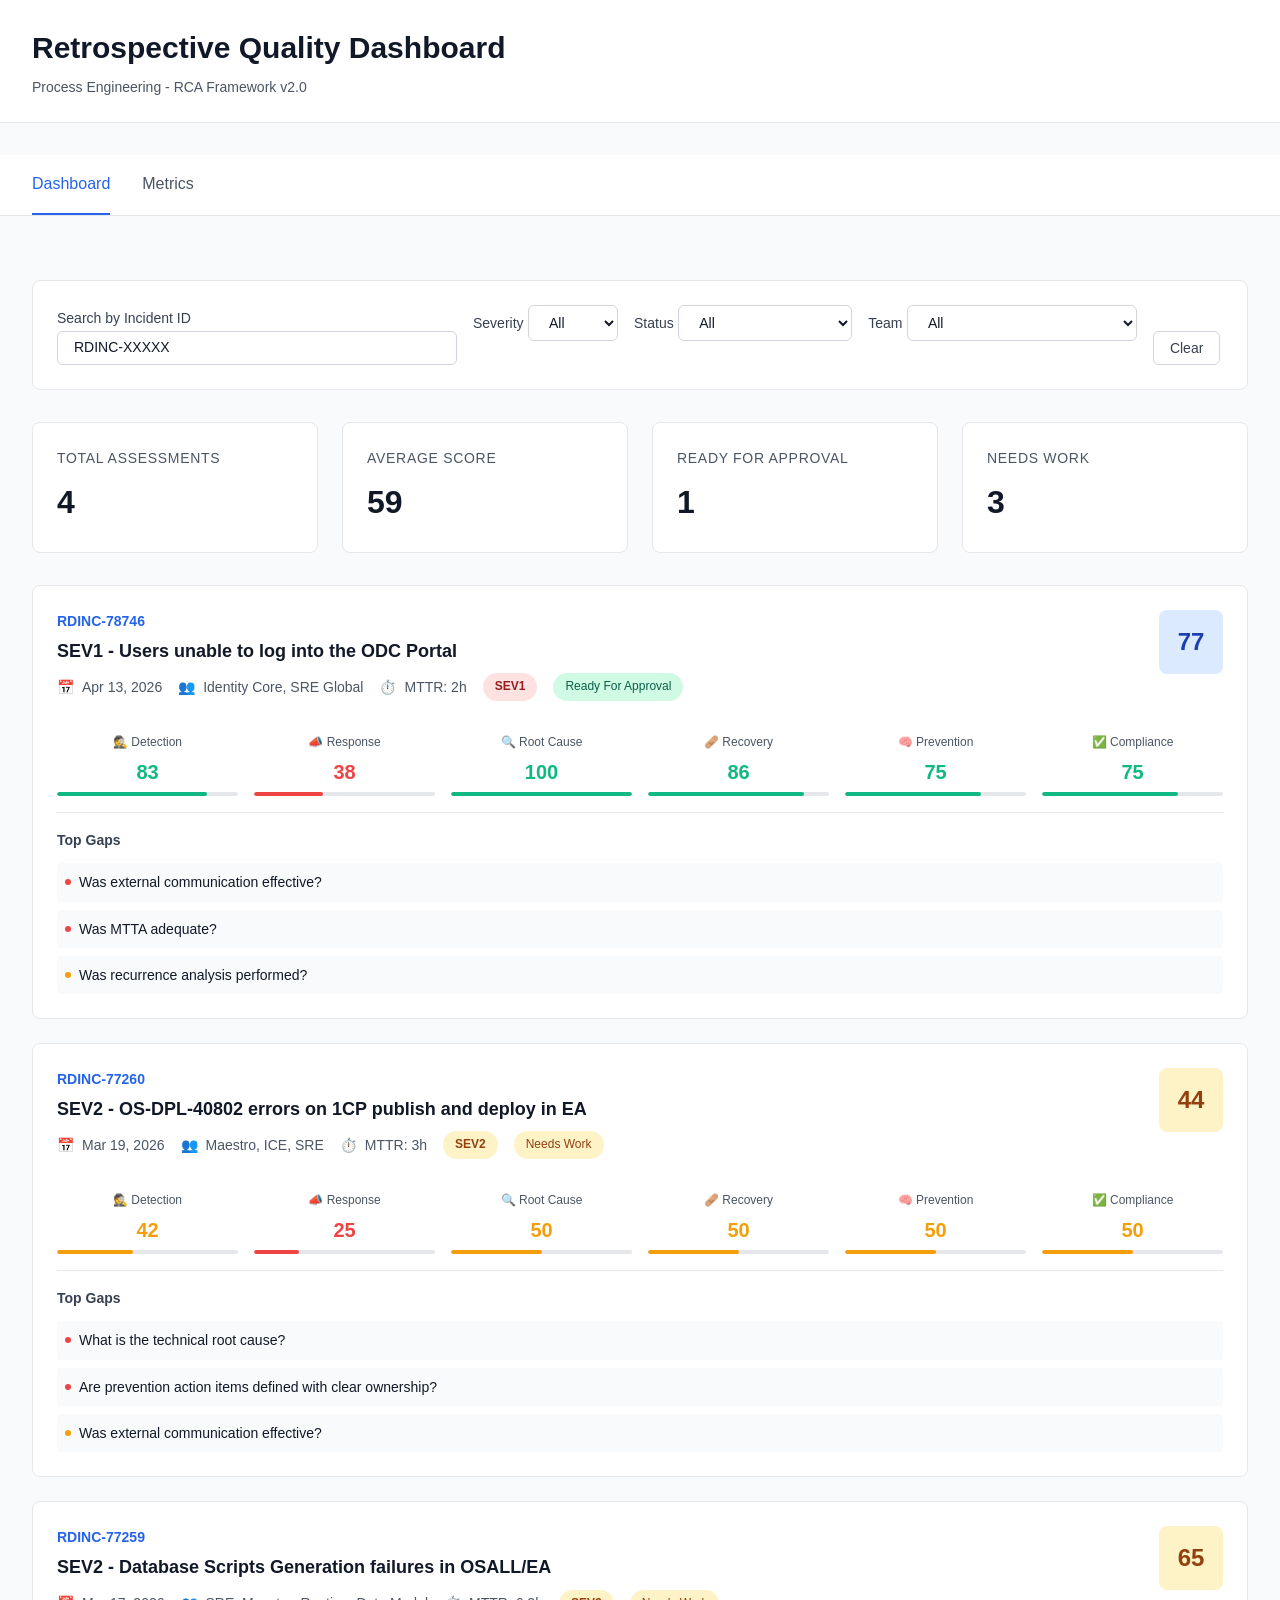
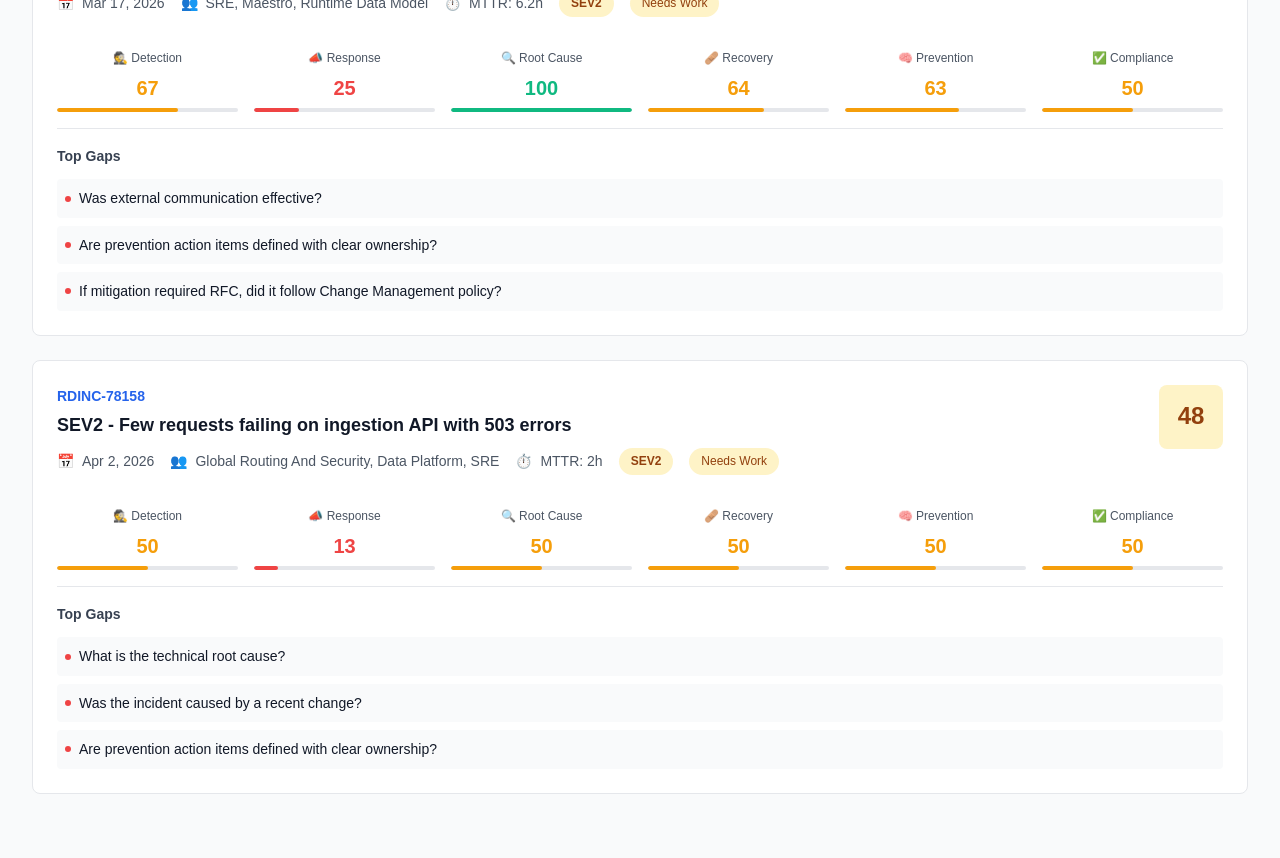
<file: initiatives/active/retrospectives/dashboard/index.html>
<!DOCTYPE html>
<html lang="en">
<head>
  <meta charset="UTF-8">
  <meta name="viewport" content="width=device-width, initial-scale=1.0">
  <title>Retrospective Quality Dashboard</title>
  <link rel="stylesheet" href="css/styles.css">
</head>
<body>
  <header>
    <div class="header-content">
      <h1>Retrospective Quality Dashboard</h1>
      <p class="subtitle">Process Engineering - RCA Framework v2.0</p>
    </div>
  </header>

  <nav>
    <div class="nav-content">
      <a href="index.html" class="nav-link active">Dashboard</a>
      <a href="metrics.html" class="nav-link">Metrics</a>
    </div>
  </nav>

  <div class="container">
    <!-- Search and Filters -->
    <div class="filters">
      <div class="filter-group">
        <div style="flex: 1; max-width: 400px;">
          <label class="filter-label">Search by Incident ID</label>
          <input
            type="text"
            id="search-input"
            placeholder="RDINC-XXXXX"
            style="width: 100%;"
          />
        </div>
        <div>
          <label class="filter-label">Severity</label>
          <select id="severity-filter">
            <option value="">All</option>
            <option value="SEV1">SEV1</option>
            <option value="SEV2">SEV2</option>
            <option value="SEV3">SEV3</option>
          </select>
        </div>
        <div>
          <label class="filter-label">Status</label>
          <select id="status-filter">
            <option value="">All</option>
            <option value="ready-for-approval">Ready for Approval</option>
            <option value="needs-work">Needs Work</option>
            <option value="in-progress">In Progress</option>
          </select>
        </div>
        <div>
          <label class="filter-label">Team</label>
          <select id="team-filter">
            <option value="">All</option>
          </select>
        </div>
        <div style="display: flex; align-items: flex-end;">
          <button class="btn btn-secondary" onclick="clearFilters()">Clear</button>
        </div>
      </div>
    </div>

    <!-- Results Info -->
    <div class="results-info" id="results-info" style="display: none;">
      <span class="results-count" id="results-count"></span>
    </div>

    <!-- Stats Overview -->
    <div class="stats-grid">
      <div class="stat-card">
        <div class="stat-label">Total Assessments</div>
        <div class="stat-value" id="total-assessments">-</div>
      </div>

      <div class="stat-card">
        <div class="stat-label">Average Score</div>
        <div class="stat-value" id="avg-score">-</div>
      </div>

      <div class="stat-card">
        <div class="stat-label">Ready for Approval</div>
        <div class="stat-value" id="ready-count">-</div>
      </div>

      <div class="stat-card">
        <div class="stat-label">Needs Work</div>
        <div class="stat-value" id="needs-work-count">-</div>
      </div>
    </div>

    <!-- Assessments List -->
    <div class="assessments-grid" id="assessments-container">
      <!-- Cards will be rendered here by JavaScript -->
    </div>
  </div>

  <script src="js/dashboard.js"></script>
</body>
</html>
</file>
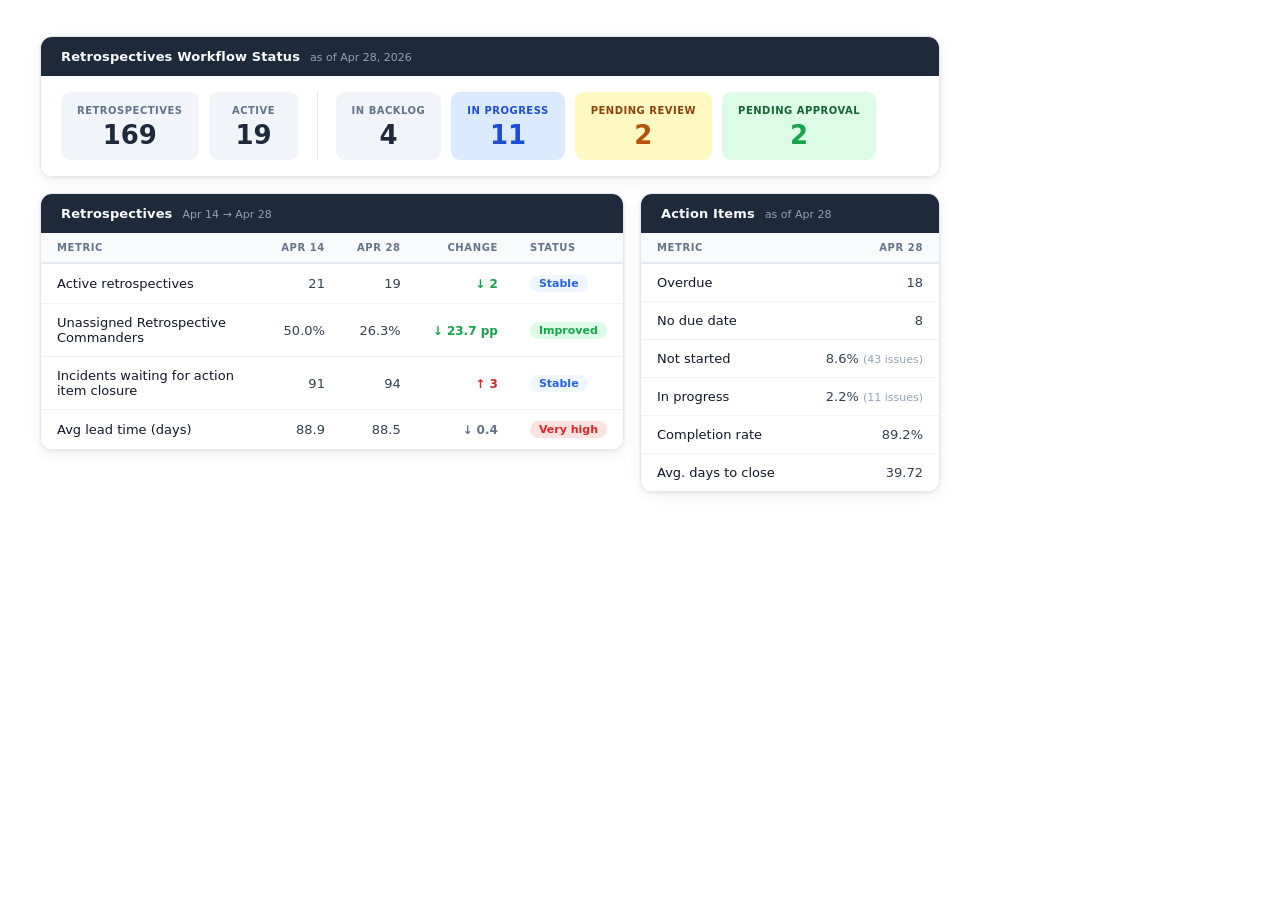
<file: initiatives/active/retrospectives/docs/ops-review-table.html>
<!DOCTYPE html>
<html lang="en">
<head>
<meta charset="UTF-8">
<meta name="viewport" content="width=device-width, initial-scale=1.0">
<title>Ops Review — Retrospectives</title>
<style>
  * { box-sizing: border-box; margin: 0; padding: 0; }
  body {
    font-family: -apple-system, BlinkMacSystemFont, 'Segoe UI', system-ui, sans-serif;
    background: #ffffff;
    padding: 36px 40px;
    display: flex;
    flex-direction: column;
    align-items: center;
    gap: 16px;
    width: fit-content;
  }

  .full-width { width: 900px; }

  /* ── CARD SHELL ── */
  .card {
    border-radius: 12px;
    overflow: hidden;
    box-shadow: 0 1px 3px rgba(0,0,0,.08), 0 4px 16px rgba(0,0,0,.06);
    border: 1px solid #e5e7eb;
  }

  .card-header {
    background: #1e293b;
    padding: 12px 20px;
    display: flex;
    align-items: baseline;
    gap: 10px;
  }
  .card-title { font-size: 13px; font-weight: 600; color: #f8fafc; letter-spacing: .01em; }
  .card-sub   { font-size: 11px; color: #94a3b8; }

  /* ── STAT CARDS ── */
  .stat-row {
    background: #fff;
    padding: 16px 20px;
    display: flex;
    align-items: stretch;
  }
  .stat-group { display: flex; gap: 10px; align-items: stretch; }
  .stat-divider {
    width: 1px;
    background: #e2e8f0;
    margin: 0 18px;
    flex-shrink: 0;
  }
  .stat {
    border-radius: 9px;
    padding: 12px 16px;
    min-width: 90px;
    display: flex;
    flex-direction: column;
    align-items: center;
    gap: 5px;
  }
  .stat-label {
    font-size: 10px;
    font-weight: 600;
    text-transform: uppercase;
    letter-spacing: .05em;
    text-align: center;
    line-height: 1.3;
  }
  .stat-value {
    font-size: 26px;
    font-weight: 700;
    line-height: 1;
    font-variant-numeric: tabular-nums;
  }
  .stat-gray  { background: #f1f5f9; }
  .stat-gray  .stat-label { color: #64748b; }
  .stat-gray  .stat-value { color: #1e293b; }
  .stat-blue  { background: #dbeafe; }
  .stat-blue  .stat-label { color: #1d4ed8; }
  .stat-blue  .stat-value { color: #1d4ed8; }
  .stat-amber { background: #fef9c3; }
  .stat-amber .stat-label { color: #92400e; }
  .stat-amber .stat-value { color: #b45309; }
  .stat-green { background: #dcfce7; }
  .stat-green .stat-label { color: #166534; }
  .stat-green .stat-value { color: #16a34a; }

  /* ── BOTTOM ROW: two tables side by side ── */
  .table-row {
    width: 900px;
    display: flex;
    gap: 16px;
    align-items: flex-start;
  }
  .card-retro  { flex: 1 1 0; }
  .card-action { flex: 0 0 300px; }

  /* ── TABLES ── */
  table { width: 100%; border-collapse: collapse; background: #fff; }
  thead tr { background: #f8fafc; border-bottom: 2px solid #e2e8f0; }
  th {
    padding: 9px 16px;
    font-size: 10px;
    font-weight: 600;
    text-transform: uppercase;
    letter-spacing: .06em;
    color: #64748b;
    text-align: left;
    white-space: nowrap;
  }
  th.num { text-align: right; }
  tbody tr { border-bottom: 1px solid #f1f5f9; }
  tbody tr:last-child { border-bottom: none; }
  tbody tr:hover { background: #f8fafc; }
  td {
    padding: 11px 16px;
    font-size: 13px;
    color: #1e293b;
    vertical-align: middle;
  }
  td.num    { text-align: right; font-variant-numeric: tabular-nums; }
  td.metric { font-weight: 500; color: #0f172a; }
  td.val    { color: #334155; font-variant-numeric: tabular-nums; }

  .change {
    display: inline-flex;
    align-items: center;
    gap: 2px;
    font-weight: 600;
    font-size: 12px;
    font-variant-numeric: tabular-nums;
    white-space: nowrap;
  }
  .change.good    { color: #16a34a; }
  .change.bad     { color: #dc2626; }
  .change.neutral { color: #64748b; }

  .status {
    display: inline-block;
    padding: 2px 9px;
    border-radius: 20px;
    font-size: 11px;
    font-weight: 600;
    white-space: nowrap;
  }
  .status.stable   { background: #eff6ff; color: #2563eb; }
  .status.improved { background: #dcfce7; color: #16a34a; }
  .status.veryhigh { background: #fee2e2; color: #dc2626; }
</style>
</head>
<body>

  <!-- ── WORKFLOW STATUS ── -->
  <div class="card full-width">
    <div class="card-header">
      <span class="card-title">Retrospectives Workflow Status</span>
      <span class="card-sub">as of Apr 28, 2026</span>
    </div>
    <div class="stat-row">
      <div class="stat-group">
        <div class="stat stat-gray">
          <div class="stat-label">Retrospectives</div>
          <div class="stat-value">169</div>
        </div>
        <div class="stat stat-gray">
          <div class="stat-label">Active</div>
          <div class="stat-value">19</div>
        </div>
      </div>
      <div class="stat-divider"></div>
      <div class="stat-group">
        <div class="stat stat-gray">
          <div class="stat-label">In Backlog</div>
          <div class="stat-value">4</div>
        </div>
        <div class="stat stat-blue">
          <div class="stat-label">In Progress</div>
          <div class="stat-value">11</div>
        </div>
        <div class="stat stat-amber">
          <div class="stat-label">Pending Review</div>
          <div class="stat-value">2</div>
        </div>
        <div class="stat stat-green">
          <div class="stat-label">Pending Approval</div>
          <div class="stat-value">2</div>
        </div>
      </div>
    </div>
  </div>

  <!-- ── TABLES SIDE BY SIDE ── -->
  <div class="table-row">

    <!-- Retrospectives -->
    <div class="card card-retro">
      <div class="card-header">
        <span class="card-title">Retrospectives</span>
        <span class="card-sub">Apr 14 → Apr 28</span>
      </div>
      <table>
        <thead>
          <tr>
            <th>Metric</th>
            <th class="num">Apr 14</th>
            <th class="num">Apr 28</th>
            <th class="num">Change</th>
            <th>Status</th>
          </tr>
        </thead>
        <tbody>
          <tr>
            <td class="metric">Active retrospectives</td>
            <td class="val num">21</td>
            <td class="val num">19</td>
            <td class="num"><span class="change good">↓ 2</span></td>
            <td><span class="status stable">Stable</span></td>
          </tr>
          <tr>
            <td class="metric">Unassigned Retrospective Commanders</td>
            <td class="val num">50.0%</td>
            <td class="val num">26.3%</td>
            <td class="num"><span class="change good">↓ 23.7 pp</span></td>
            <td><span class="status improved">Improved</span></td>
          </tr>
          <tr>
            <td class="metric">Incidents waiting for action item closure</td>
            <td class="val num">91</td>
            <td class="val num">94</td>
            <td class="num"><span class="change bad">↑ 3</span></td>
            <td><span class="status stable">Stable</span></td>
          </tr>
          <tr>
            <td class="metric">Avg lead time (days)</td>
            <td class="val num">88.9</td>
            <td class="val num">88.5</td>
            <td class="num"><span class="change neutral">↓ 0.4</span></td>
            <td><span class="status veryhigh">Very high</span></td>
          </tr>
        </tbody>
      </table>
    </div>

    <!-- Action Items -->
    <div class="card card-action">
      <div class="card-header">
        <span class="card-title">Action Items</span>
        <span class="card-sub">as of Apr 28</span>
      </div>
      <table>
        <thead>
          <tr>
            <th>Metric</th>
            <th class="num">Apr 28</th>
          </tr>
        </thead>
        <tbody>
          <tr>
            <td class="metric">Overdue</td>
            <td class="val num">18</td>
          </tr>
          <tr>
            <td class="metric">No due date</td>
            <td class="val num">8</td>
          </tr>
          <tr>
            <td class="metric">Not started</td>
            <td class="val num">8.6% <span style="color:#94a3b8;font-size:11px">(43 issues)</span></td>
          </tr>
          <tr>
            <td class="metric">In progress</td>
            <td class="val num">2.2% <span style="color:#94a3b8;font-size:11px">(11 issues)</span></td>
          </tr>
          <tr>
            <td class="metric">Completion rate</td>
            <td class="val num">89.2%</td>
          </tr>
          <tr>
            <td class="metric">Avg. days to close</td>
            <td class="val num">39.72</td>
          </tr>
        </tbody>
      </table>
    </div>

  </div>

</body>
</html>
</file>
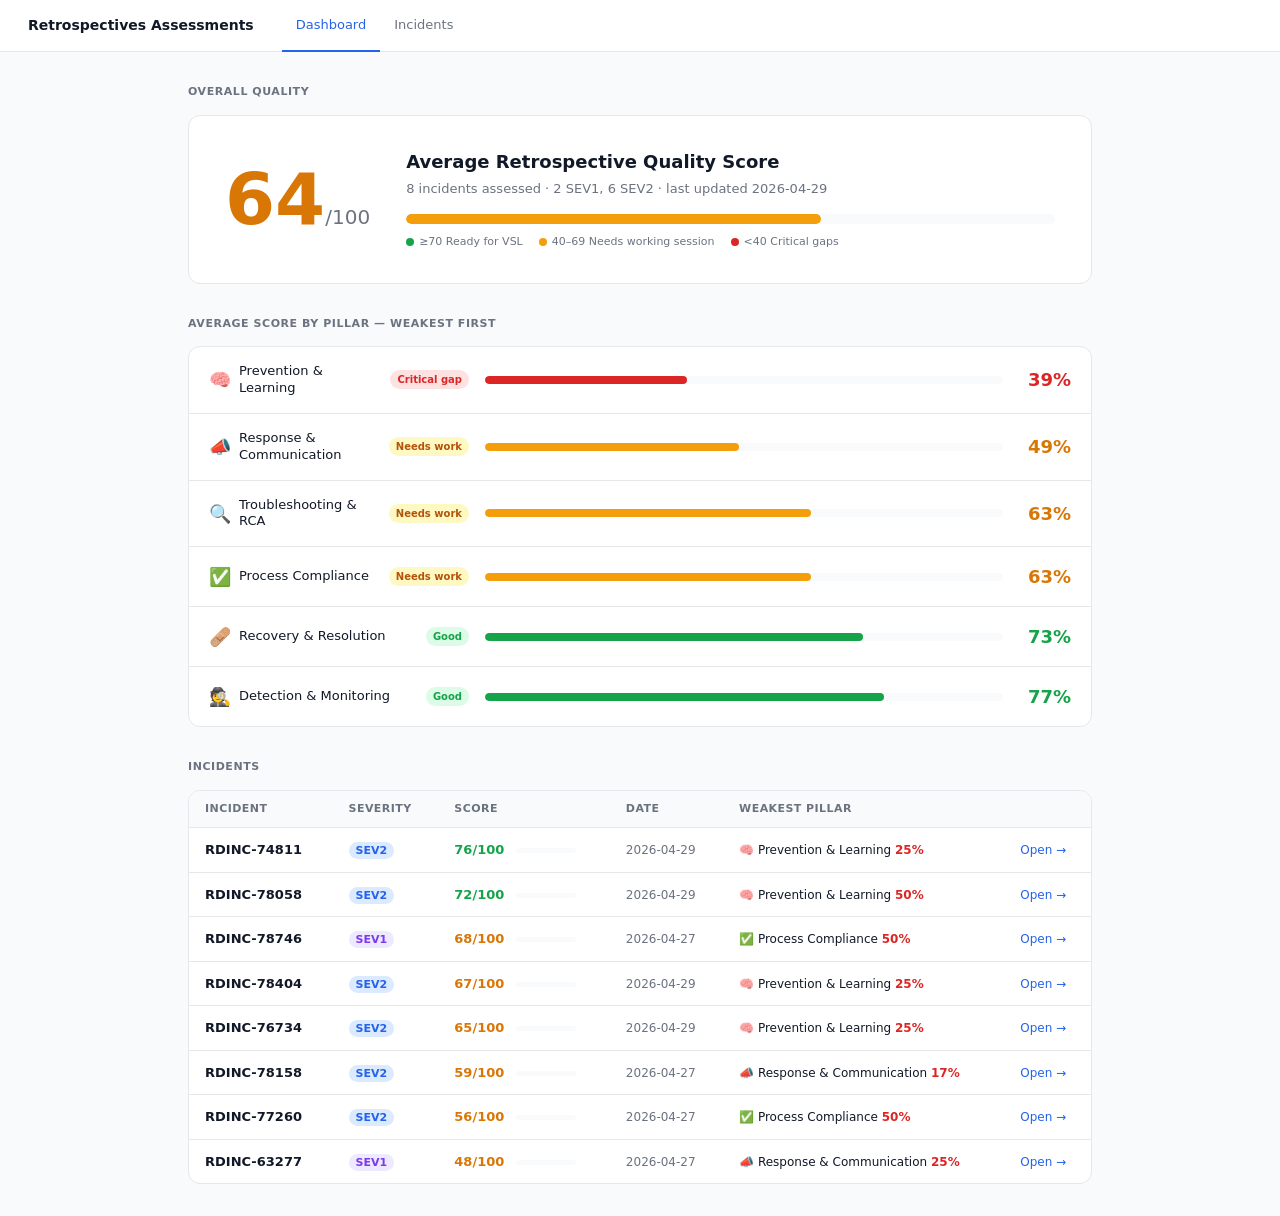
<file: initiatives/active/retrospectives/docs/pre-assessment-dashboard.html>
<!DOCTYPE html>
<html lang="en">
<head>
<meta charset="UTF-8">
<meta name="viewport" content="width=device-width, initial-scale=1.0">
<title>Retrospectives Assessments</title>
<style>
:root {
  --green:#16a34a;--green-bg:#dcfce7;--green-light:#bbf7d0;
  --yellow:#b45309;--yellow-bg:#fef9c3;--yellow-light:#fef08a;
  --red:#dc2626;--red-bg:#fee2e2;--red-light:#fecaca;
  --border:#e5e7eb;--text:#111827;--muted:#6b7280;
  --bg:#f9fafb;--white:#ffffff;
  --sev1-c:#7c3aed;--sev1-bg:#ede9fe;
  --sev2-c:#2563eb;--sev2-bg:#dbeafe;
  --nav-h:52px;--sidebar-w:300px;
}
*{box-sizing:border-box;margin:0;padding:0;}
body{font-family:-apple-system,BlinkMacSystemFont,'Segoe UI',system-ui,sans-serif;background:var(--bg);color:var(--text);font-size:14px;line-height:1.5;}

/* NAV */
nav{position:sticky;top:0;z-index:100;background:var(--white);border-bottom:1px solid var(--border);height:var(--nav-h);display:flex;align-items:center;padding:0 28px;gap:0;}
.nav-brand{font-size:14px;font-weight:600;margin-right:28px;white-space:nowrap;}
.nav-tab{padding:0 14px;height:var(--nav-h);display:flex;align-items:center;font-size:13px;font-weight:500;color:var(--muted);cursor:pointer;border-bottom:2px solid transparent;transition:all .15s;white-space:nowrap;user-select:none;}
.nav-tab:hover{color:var(--text);}
.nav-tab.active{color:#2563eb;border-bottom-color:#2563eb;}

/* VIEWS */
.view{display:none;}
.view.active{display:block;}

/* ── DASHBOARD ── */
.dash{padding:32px 28px;max-width:960px;margin:0 auto;}
.sec{font-size:11px;font-weight:600;text-transform:uppercase;letter-spacing:.05em;color:var(--muted);margin:32px 0 14px;}
.sec:first-child{margin-top:0;}
.c-green{color:var(--green);} .c-yellow{color:#d97706;} .c-red{color:var(--red);} .c-blue{color:#2563eb;}
.bg-green{background:var(--green);} .bg-yellow{background:#f59e0b;} .bg-red{background:var(--red);} .bg-blue{background:#2563eb;}

/* Overall score hero */
.overall-hero{background:var(--white);border:1px solid var(--border);border-radius:12px;padding:32px 36px;display:flex;align-items:center;gap:36px;}
.overall-left{flex-shrink:0;}
.overall-num{font-size:72px;font-weight:700;line-height:1;}
.overall-denom{font-size:20px;font-weight:400;color:var(--muted);}
.overall-right{flex:1;}
.overall-title{font-size:18px;font-weight:600;margin-bottom:4px;}
.overall-meta{font-size:13px;color:var(--muted);margin-bottom:16px;}
.overall-bar-track{height:10px;background:var(--bg);border-radius:5px;overflow:hidden;}
.overall-bar-fill{height:100%;border-radius:5px;transition:width .4s ease;}
.overall-legend{display:flex;gap:16px;margin-top:10px;}
.legend-item{display:flex;align-items:center;gap:5px;font-size:11px;color:var(--muted);}
.legend-dot{width:8px;height:8px;border-radius:50%;}

/* Pillar averages */
.pillar-avgs{background:var(--white);border:1px solid var(--border);border-radius:12px;overflow:hidden;}
.pa-row{display:flex;align-items:center;gap:16px;padding:16px 20px;border-bottom:1px solid var(--border);}
.pa-row:last-child{border-bottom:none;}
.pa-row:hover{background:#fafafa;}
.pa-left{display:flex;align-items:center;gap-8px;width:260px;flex-shrink:0;gap:8px;}
.pa-icon{font-size:18px;flex-shrink:0;}
.pa-name{font-size:13px;font-weight:500;flex:1;line-height:1.3;}
.pa-tag{font-size:10px;font-weight:600;padding:2px 7px;border-radius:10px;white-space:nowrap;flex-shrink:0;}
.tag-green{background:var(--green-bg);color:var(--green);}
.tag-yellow{background:var(--yellow-bg);color:var(--yellow);}
.tag-red{background:var(--red-bg);color:var(--red);}
.pa-bar-wrap{flex:1;height:8px;background:var(--bg);border-radius:4px;overflow:hidden;}
.pa-bar-fill{height:100%;border-radius:4px;transition:width .4s ease;}
.pa-pct{font-size:18px;font-weight:700;width:52px;text-align:right;flex-shrink:0;}

/* Compact incident table */
.inc-table-wrap{background:var(--white);border:1px solid var(--border);border-radius:12px;overflow:hidden;}
.inc-table{width:100%;border-collapse:collapse;}
.inc-table th{padding:10px 16px;font-size:11px;font-weight:600;text-transform:uppercase;letter-spacing:.04em;color:var(--muted);background:var(--bg);border-bottom:1px solid var(--border);text-align:left;}
.inc-table td{padding:12px 16px;border-bottom:1px solid var(--border);font-size:13px;vertical-align:middle;}
.inc-table tr:last-child td{border-bottom:none;}
.inc-table tr:hover td{background:#fafafa;cursor:pointer;}
.badge{font-size:11px;font-weight:600;padding:2px 7px;border-radius:10px;}
.sev1{background:var(--sev1-bg);color:var(--sev1-c);}
.sev2{background:var(--sev2-bg);color:var(--sev2-c);}
.score-pill{display:inline-flex;align-items:center;gap:4px;font-size:13px;font-weight:700;}
.mini-bar{width:60px;height:5px;background:var(--bg);border-radius:3px;overflow:hidden;display:inline-block;vertical-align:middle;margin-left:8px;}
.mini-bar-fill{height:100%;border-radius:3px;}
.open-btn{font-size:12px;color:#2563eb;font-weight:500;cursor:pointer;white-space:nowrap;}
.open-btn:hover{text-decoration:underline;}

/* Heatmap — incidents as rows */
.heatmap{background:var(--white);border:1px solid var(--border);border-radius:8px;overflow-x:auto;}
.hm-table{width:100%;border-collapse:collapse;min-width:600px;}
.hm-table th{padding:9px 14px;font-size:11px;font-weight:600;color:var(--muted);text-transform:uppercase;letter-spacing:.04em;text-align:center;border-bottom:1px solid var(--border);background:var(--bg);white-space:nowrap;}
.hm-table th:first-child{text-align:left;width:160px;}
.hm-table td{padding:8px 14px;border-bottom:1px solid var(--border);text-align:center;vertical-align:middle;}
.hm-table td:first-child{text-align:left;font-size:12px;font-weight:600;cursor:pointer;color:var(--text);}
.hm-table td:first-child:hover{color:#2563eb;text-decoration:underline;}
.hm-table tr:last-child td{border-bottom:none;}
.hm-table tr.avg-row td{background:#f0f9ff;font-weight:700;}
.hm-cell{display:inline-flex;align-items:center;justify-content:center;border-radius:4px;font-size:12px;font-weight:600;padding:3px 10px;min-width:50px;}
.hm-green{background:var(--green-light);color:#15803d;}
.hm-yellow{background:var(--yellow-light);color:#92400e;}
.hm-red{background:var(--red-light);color:#b91c1c;}
.hm-blue{background:#dbeafe;color:#1d4ed8;}

/* ── INCIDENTS VIEW ── */
.inc-layout{display:flex;height:calc(100vh - var(--nav-h));}

/* Sidebar */
.sidebar{width:var(--sidebar-w);flex-shrink:0;border-right:1px solid var(--border);background:var(--white);display:flex;flex-direction:column;overflow:hidden;}
.sidebar-top{padding:14px;border-bottom:1px solid var(--border);display:flex;flex-direction:column;gap:8px;}
.sidebar-search{position:relative;}
.sidebar-search input{width:100%;padding:7px 10px 7px 30px;font-size:13px;border:1px solid var(--border);border-radius:6px;outline:none;background:var(--bg);}
.sidebar-search input:focus{border-color:#93c5fd;background:var(--white);}
.sidebar-search::before{content:'🔍';position:absolute;left:8px;top:50%;transform:translateY(-50%);font-size:12px;pointer-events:none;}
.filter-row{display:flex;gap:6px;}
.filter-btn{flex:1;padding:5px 0;font-size:11px;font-weight:600;border:1px solid var(--border);border-radius:5px;background:var(--white);cursor:pointer;color:var(--muted);transition:all .15s;}
.filter-btn:hover{border-color:#93c5fd;color:var(--text);}
.filter-btn.active{background:#eff6ff;border-color:#93c5fd;color:#2563eb;}
.sort-row{display:flex;gap:6px;align-items:center;}
.sort-row span{font-size:11px;color:var(--muted);}
.sort-row select{flex:1;font-size:11px;padding:4px 6px;border:1px solid var(--border);border-radius:5px;background:var(--white);cursor:pointer;}
.sidebar-count{font-size:11px;color:var(--muted);padding:8px 14px;border-bottom:1px solid var(--border);}
.sidebar-list{flex:1;overflow-y:auto;}
.sidebar-item{padding:11px 14px;border-bottom:1px solid var(--border);cursor:pointer;transition:background .1s;}
.sidebar-item:hover{background:var(--bg);}
.sidebar-item.active{background:#eff6ff;border-left:3px solid #2563eb;}
.si-top{display:flex;justify-content:space-between;align-items:center;margin-bottom:3px;}
.si-id{font-size:12px;font-weight:700;}
.si-score{font-size:13px;font-weight:700;}
.si-title{font-size:11px;color:var(--muted);line-height:1.3;}
.si-date{font-size:10px;color:var(--muted);margin-top:3px;}

/* Detail pane */
.inc-detail{flex:1;overflow-y:auto;padding:24px 28px;}
.inc-panel{display:none;}
.inc-panel.active{display:block;}
.empty-state{display:flex;align-items:center;justify-content:center;height:100%;color:var(--muted);font-size:14px;}

/* Incident header */
.inc-header{background:var(--white);border:1px solid var(--border);border-radius:8px;padding:18px 22px;margin-bottom:16px;display:flex;gap:20px;align-items:flex-start;flex-wrap:wrap;}
.inc-meta{flex:1;min-width:200px;}
.inc-title{font-size:16px;font-weight:700;margin-bottom:3px;}
.inc-subtitle{font-size:12px;color:var(--muted);margin-bottom:8px;}
.inc-meta-row{font-size:12px;color:var(--muted);margin-bottom:2px;}
.inc-meta-row strong{color:var(--text);}
.ext-link{color:#2563eb;text-decoration:none;font-size:12px;}
.ext-link:hover{text-decoration:underline;}
.status-tag{display:inline-block;margin-top:8px;padding:3px 10px;border-radius:12px;font-size:11px;font-weight:600;background:var(--yellow-bg);color:var(--yellow);}
.status-tag-ready{display:inline-block;margin-top:8px;padding:3px 10px;border-radius:12px;font-size:11px;font-weight:600;background:var(--green-bg);color:var(--green);}
.inc-score-block{text-align:right;flex-shrink:0;}
.inc-score-big{font-size:44px;font-weight:700;line-height:1;}
.inc-score-label{font-size:12px;color:var(--muted);}

/* Pillars */
.pillar-block{background:var(--white);border:1px solid var(--border);border-radius:8px;margin-bottom:10px;overflow:hidden;}
.pillar-hdr{padding:12px 18px;display:flex;align-items:center;gap:10px;cursor:pointer;user-select:none;}
.pillar-hdr:hover{background:var(--bg);}
.pillar-icon{font-size:16px;}
.pillar-name{font-size:13px;font-weight:600;flex:1;}
.pillar-pct{font-size:14px;font-weight:700;}
.pillar-pts{font-size:11px;color:var(--muted);font-weight:400;margin-left:4px;}
.pillar-chev{font-size:11px;color:var(--muted);transition:transform .2s;margin-left:4px;}
.pillar-chev.open{transform:rotate(90deg);}
.pillar-body{display:none;padding:2px 18px 14px;border-top:1px solid var(--border);}
.pillar-body.open{display:block;}
.q-group{font-size:11px;font-weight:600;text-transform:uppercase;letter-spacing:.04em;color:var(--muted);margin:12px 0 6px;}
.q-item{display:flex;gap:8px;padding:8px 0;border-bottom:1px solid var(--border);}
.q-item:last-child{border-bottom:none;}
.q-ico{font-size:13px;flex-shrink:0;margin-top:1px;}
.q-body{flex:1;}
.q-title{font-size:12px;font-weight:600;margin-bottom:3px;}
.q-text{font-size:12px;color:var(--text);line-height:1.5;}
.q-note{font-size:11px;color:#7c3aed;font-style:italic;margin-top:4px;}

/* Agenda */
.agenda{background:var(--white);border:1px solid var(--border);border-radius:8px;margin-bottom:10px;overflow:hidden;}
.agenda-hdr{padding:12px 18px;background:var(--bg);display:flex;justify-content:space-between;font-size:13px;font-weight:600;}
.agenda-hdr span:last-child{font-weight:400;color:var(--muted);font-size:12px;}
.agenda-body{padding:14px 18px;}
.ai{display:flex;gap:8px;margin-bottom:10px;}
.ai:last-child{margin-bottom:0;}
.ai-dot{width:8px;height:8px;border-radius:50%;flex-shrink:0;margin-top:5px;}
.ai-content strong{font-size:12px;font-weight:600;display:block;margin-bottom:2px;}
.ai-content p{font-size:12px;color:var(--muted);line-height:1.4;}

/* Jira table */
.jira-tbl{width:100%;border-collapse:collapse;margin-top:8px;font-size:11px;}
.jira-tbl th{background:var(--bg);padding:5px 8px;text-align:left;font-weight:600;color:var(--muted);border:1px solid var(--border);}
.jira-tbl td{padding:5px 8px;border:1px solid var(--border);vertical-align:top;}
.jira-tbl a{color:#2563eb;text-decoration:none;}
.jira-tbl a:hover{text-decoration:underline;}
.ok{color:var(--green);} .warn{color:#d97706;} .err{color:var(--red);}

@media(max-width:900px){
  .stats-row{grid-template-columns:repeat(4,1fr);}
  .cards-grid{grid-template-columns:repeat(2,1fr);}
  .inc-layout{flex-direction:column;height:auto;}
  .sidebar{width:100%;height:auto;border-right:none;border-bottom:1px solid var(--border);}
  .sidebar-list{max-height:280px;}
}
</style>
</head>
<body>

<!-- ─── DATA ─── -->
<script>
const PILLARS = [
  {key:'d', label:'Detection & Monitoring',    icon:'🕵️'},
  {key:'r', label:'Response & Communication',  icon:'📣'},
  {key:'t', label:'Troubleshooting & RCA',     icon:'🔍'},
  {key:'rec',label:'Recovery & Resolution',    icon:'🩹'},
  {key:'p', label:'Prevention & Learning',     icon:'🧠'},
  {key:'c', label:'Process Compliance',        icon:'✅'},
];

const INCIDENTS = [
  {
    id:'78746', sev:'SEV1', score:68,
    title:'Users unable to log into the ODC Portal',
    desc:'186 tenants, all 13 GA regions, ~2h duration',
    date:'2026-04-27', assessUrl:'https://outsystemsrd.atlassian.net/wiki/spaces/EEO/pages/6278479895',
    retroUrl:'https://outsystemsrd.atlassian.net/wiki/spaces/RKB/pages/6206062623',
    pillars:{d:83,r:50,t:83,rec:64,p:63,c:50},
    status:'Needs working session'
  },
  {
    id:'78158', sev:'SEV2', score:59,
    title:'503 errors on Ingestion API (datap-ga-us-east-1-01)',
    desc:'~1% failure rate, GA / us-east-1, ~2h',
    date:'2026-04-27', assessUrl:'https://outsystemsrd.atlassian.net/wiki/spaces/EEO/pages/6280380726',
    retroUrl:'https://outsystemsrd.atlassian.net/wiki/spaces/RKB/pages/6161990125',
    pillars:{d:67,r:17,t:67,rec:71,p:25,c:75},
    status:'Needs working session'
  },
  {
    id:'77260', sev:'SEV2', score:56,
    title:'OS-DPL-40802 on 1CP publish/deploy in EA',
    desc:'3 EA tenants, us-east-1 + eu-central-1, ~5h disruption',
    date:'2026-04-27', assessUrl:'https://outsystemsrd.atlassian.net/wiki/spaces/EEO/pages/6279856344',
    retroUrl:'https://outsystemsrd.atlassian.net/wiki/spaces/RKB/pages/6094454826',
    pillars:{d:58,r:50,t:67,rec:57,p:50,c:50},
    status:'Needs working session'
  },
  {
    id:'63277', sev:'SEV1', score:48,
    title:'OSALL Personals 401 in /api/identity/v1/users/me',
    desc:'136 tenants (OSALL), 3h — recurrence of RDINC-53480',
    date:'2026-04-27', assessUrl:'https://outsystemsrd.atlassian.net/wiki/spaces/EEO/pages/6280151403',
    retroUrl:'https://outsystemsrd.atlassian.net/wiki/spaces/RKB/pages/5531500606',
    pillars:{d:70,r:25,t:33,rec:50,p:50,c:50},
    status:'Needs working session'
  },
  {
    id:'74811', sev:'SEV2', score:76,
    title:'me-central-1 NATS availability (AWS AZ outage)',
    desc:'System-wide, me-central-1 GA, 8h41m — AWS AZ physical infrastructure failure',
    date:'2026-04-29', assessUrl:'https://outsystemsrd.atlassian.net/wiki/spaces/EEO/pages/6295879684',
    retroUrl:'https://outsystemsrd.atlassian.net/wiki/spaces/EEO/pages/6292144277',
    pillars:{d:75,r:63,t:100,rec:92,p:25,c:75},
    status:'Close to ready'
  },
  {
    id:'78058', sev:'SEV2', score:72,
    title:'OSALL tenant-provisioning-success-rate (Terraform Controller)',
    desc:'~62 rundev environments, OSALL, 13h34m — tofu controller 0 replicas after upgrade',
    date:'2026-04-29', assessUrl:'https://outsystemsrd.atlassian.net/wiki/spaces/EEO/pages/6292471829',
    retroUrl:'https://outsystemsrd.atlassian.net/wiki/spaces/EEO/pages/6287458426',
    pillars:{d:90,r:75,t:50,rec:79,p:50,c:75},
    status:'Close to ready'
  },
  {
    id:'78404', sev:'SEV2', score:67,
    title:'GA morpheus_ai_llm_gw_error_rate (LLM Gateway)',
    desc:'Single region (sa-east-1), 47min — GCP credential loss on LLM gateway pod',
    date:'2026-04-29', assessUrl:'https://outsystemsrd.atlassian.net/wiki/spaces/EEO/pages/6292078606',
    retroUrl:'https://outsystemsrd.atlassian.net/wiki/spaces/EEO/pages/6287229179',
    pillars:{d:80,r:50,t:50,rec:90,p:25,c:75},
    status:'Needs working session'
  },
  {
    id:'76734', sev:'SEV2', score:65,
    title:'OSALL tenant-provisioning-success-rate (Terraform state corruption)',
    desc:'9 environments stuck in DatabaseReady across 6 OSALL stamps — TF state corruption',
    date:'2026-04-29', assessUrl:'https://outsystemsrd.atlassian.net/wiki/spaces/EEO/pages/6291783685',
    retroUrl:'https://outsystemsrd.atlassian.net/wiki/spaces/EEO/pages/6287360122',
    pillars:{d:90,r:63,t:50,rec:83,p:25,c:50},
    status:'Needs working session'
  },
];

function scoreColor(v){return v>=70?'c-green':v>=40?'c-yellow':'c-red';}
function scoreClass(v){return v>=70?'hm-green':v>=40?'hm-yellow':'hm-red';}
function barClass(v){return v>=70?'bg-green':v>=40?'bg-yellow':'bg-red';}

function avg(arr){return Math.round(arr.reduce((a,b)=>a+b,0)/arr.length);}

function buildDashboard(){
  const n = INCIDENTS.length;
  const avgTotal = avg(INCIDENTS.map(i=>i.score));
  const pillarAvgs = {};
  PILLARS.forEach(p=>{ pillarAvgs[p.key]=avg(INCIDENTS.map(i=>i.pillars[p.key])); });

  // Pillar status label
  function pillarTag(v){
    if(v>=70) return {text:'Good',cls:'tag-green'};
    if(v>=40) return {text:'Needs work',cls:'tag-yellow'};
    return {text:'Critical gap',cls:'tag-red'};
  }

  // ── Overall hero ──
  const sev1 = INCIDENTS.filter(i=>i.sev==='SEV1').length;
  const sev2 = INCIDENTS.filter(i=>i.sev==='SEV2').length;
  const lastDate = [...INCIDENTS].sort((a,b)=>b.date.localeCompare(a.date))[0].date;
  document.getElementById('dash-hero').innerHTML=`
    <div class="overall-hero">
      <div class="overall-left">
        <div class="overall-num ${scoreColor(avgTotal)}">${avgTotal}<span class="overall-denom">/100</span></div>
      </div>
      <div class="overall-right">
        <div class="overall-title">Average Retrospective Quality Score</div>
        <div class="overall-meta">${n} incident${n!==1?'s':''} assessed · ${sev1} SEV1, ${sev2} SEV2 · last updated ${lastDate}</div>
        <div class="overall-bar-track">
          <div class="overall-bar-fill ${barClass(avgTotal)}" style="width:${avgTotal}%"></div>
        </div>
        <div class="overall-legend">
          <span class="legend-item"><span class="legend-dot" style="background:var(--green)"></span>≥70 Ready for VSL</span>
          <span class="legend-item"><span class="legend-dot" style="background:#f59e0b"></span>40–69 Needs working session</span>
          <span class="legend-item"><span class="legend-dot" style="background:var(--red)"></span>&lt;40 Critical gaps</span>
        </div>
      </div>
    </div>`;

  // ── Pillar averages — sorted weakest first ──
  const sorted = [...PILLARS].sort((a,b)=>pillarAvgs[a.key]-pillarAvgs[b.key]);
  let html='<div class="pillar-avgs">';
  sorted.forEach(p=>{
    const v=pillarAvgs[p.key];
    const tag=pillarTag(v);
    html+=`<div class="pa-row">
      <div class="pa-left">
        <span class="pa-icon">${p.icon}</span>
        <span class="pa-name">${p.label}</span>
        <span class="pa-tag ${tag.cls}">${tag.text}</span>
      </div>
      <div class="pa-bar-wrap"><div class="pa-bar-fill ${barClass(v)}" style="width:${v}%"></div></div>
      <span class="pa-pct ${scoreColor(v)}">${v}%</span>
    </div>`;
  });
  html+='</div>';
  document.getElementById('dash-pillars').innerHTML=html;

  // ── Compact incident table ──
  const byScore=[...INCIDENTS].sort((a,b)=>b.score-a.score);
  let tbl=`<div class="inc-table-wrap"><table class="inc-table">
    <thead><tr><th>Incident</th><th>Severity</th><th>Score</th><th>Date</th><th>Weakest pillar</th><th></th></tr></thead><tbody>`;
  byScore.forEach(inc=>{
    const weakKey=Object.keys(inc.pillars).reduce((a,b)=>inc.pillars[a]<inc.pillars[b]?a:b);
    const weakP=PILLARS.find(p=>p.key===weakKey);
    const weakV=inc.pillars[weakKey];
    tbl+=`<tr onclick="openIncident('${inc.id}')">
      <td style="font-weight:600">RDINC-${inc.id}</td>
      <td><span class="badge ${inc.sev.toLowerCase()}">${inc.sev}</span></td>
      <td>
        <span class="score-pill ${scoreColor(inc.score)}">${inc.score}/100</span>
        <span class="mini-bar"><span class="mini-bar-fill ${barClass(inc.score)}" style="width:${inc.score}%"></span></span>
      </td>
      <td style="color:var(--muted);font-size:12px">${inc.date}</td>
      <td style="font-size:12px">${weakP.icon} ${weakP.label} <span style="color:var(--red);font-weight:600">${weakV}%</span></td>
      <td><span class="open-btn">Open →</span></td>
    </tr>`;
  });
  tbl+=`</tbody></table></div>`;
  document.getElementById('dash-inctable').innerHTML=tbl;
}

// Sidebar
let activeFilter='all', activeSort='score-desc', searchVal='';

function buildSidebar(){
  let list=[...INCIDENTS];
  if(activeFilter!=='all') list=list.filter(i=>i.sev.toLowerCase()===activeFilter);
  if(searchVal) list=list.filter(i=>
    i.id.includes(searchVal)||i.title.toLowerCase().includes(searchVal)||i.desc.toLowerCase().includes(searchVal)
  );
  if(activeSort==='score-desc') list.sort((a,b)=>b.score-a.score);
  else if(activeSort==='score-asc') list.sort((a,b)=>a.score-b.score);
  else if(activeSort==='date-desc') list.sort((a,b)=>b.date.localeCompare(a.date));
  else if(activeSort==='id') list.sort((a,b)=>b.id.localeCompare(a.id));

  document.getElementById('sidebar-count').textContent=`${list.length} incident${list.length!==1?'s':''}`;

  const currentPanel=document.querySelector('.inc-panel.active');
  const currentId=currentPanel?currentPanel.id.replace('panel-',''):'';

  let html='';
  list.forEach(inc=>{
    const active=inc.id===currentId?'active':'';
    html+=`<div class="sidebar-item ${active}" id="si-${inc.id}" onclick="showIncident('${inc.id}')">
      <div class="si-top">
        <span class="si-id"><span class="badge ${inc.sev.toLowerCase()}" style="margin-right:5px">${inc.sev}</span>RDINC-${inc.id}</span>
        <span class="si-score ${scoreColor(inc.score)}">${inc.score}/100</span>
      </div>
      <div class="si-title">${inc.title}</div>
      <div class="si-date">${inc.date}</div>
    </div>`;
  });
  if(!html) html='<div style="padding:20px;font-size:12px;color:var(--muted);text-align:center">No incidents match</div>';
  document.getElementById('sidebar-list').innerHTML=html;
}

function setFilter(f){
  activeFilter=f;
  document.querySelectorAll('.filter-btn').forEach(b=>b.classList.toggle('active',b.dataset.f===f));
  buildSidebar();
}
function setSort(v){activeSort=v;buildSidebar();}
function setSearch(v){searchVal=v.toLowerCase();buildSidebar();}

function showView(view,el){
  document.querySelectorAll('.view').forEach(v=>v.classList.remove('active'));
  document.querySelectorAll('.nav-tab').forEach(t=>t.classList.remove('active'));
  document.getElementById('view-'+view).classList.add('active');
  el.classList.add('active');
  if(view==='incidents') buildSidebar();
}

function openIncident(id){
  document.querySelectorAll('.view').forEach(v=>v.classList.remove('active'));
  document.querySelectorAll('.nav-tab').forEach(t=>t.classList.remove('active'));
  document.getElementById('view-incidents').classList.add('active');
  document.querySelector('[data-view="incidents"]').classList.add('active');
  showIncident(id);
  buildSidebar();
}

function showIncident(id){
  document.querySelectorAll('.inc-panel').forEach(p=>p.classList.remove('active'));
  const panel=document.getElementById('panel-'+id);
  if(panel){panel.classList.add('active');panel.scrollIntoView?panel.parentElement.scrollTop=0:null;}
  document.querySelectorAll('.sidebar-item').forEach(s=>s.classList.toggle('active',s.id==='si-'+id));
  buildSidebar();
}

function togglePillar(hdr){
  const body=hdr.nextElementSibling;
  const chev=hdr.querySelector('.pillar-chev');
  const open=body.classList.contains('open');
  body.classList.toggle('open',!open);
  chev.classList.toggle('open',!open);
}

window.addEventListener('DOMContentLoaded',()=>{
  buildDashboard();
  buildSidebar();
  // Open first incident by default
  const first=document.querySelector('.inc-panel');
  if(first) first.classList.add('active');
  buildSidebar();
});
</script>

<!-- ─── NAV ─── -->
<nav>
  <div class="nav-brand">Retrospectives Assessments</div>
  <div class="nav-tab active" data-view="dashboard" onclick="showView('dashboard',this)">Dashboard</div>
  <div class="nav-tab" data-view="incidents" onclick="showView('incidents',this)">Incidents</div>
</nav>

<!-- ═══════════════════════ DASHBOARD ═══════════════════════ -->
<div id="view-dashboard" class="view active">
<div class="dash">

  <div class="sec">Overall Quality</div>
  <div id="dash-hero"></div>

  <div class="sec">Average Score by Pillar — weakest first</div>
  <div id="dash-pillars"></div>

  <div class="sec">Incidents</div>
  <div id="dash-inctable"></div>

</div>
</div>

<!-- ═══════════════════════ INCIDENTS ═══════════════════════ -->
<div id="view-incidents" class="view">
<div class="inc-layout">

  <!-- Sidebar -->
  <aside class="sidebar">
    <div class="sidebar-top">
      <div class="sidebar-search">
        <input type="text" placeholder="Search by ID or title…" oninput="setSearch(this.value)">
      </div>
      <div class="filter-row">
        <button class="filter-btn active" data-f="all"    onclick="setFilter('all')">All</button>
        <button class="filter-btn"        data-f="sev1"   onclick="setFilter('sev1')">SEV1</button>
        <button class="filter-btn"        data-f="sev2"   onclick="setFilter('sev2')">SEV2</button>
      </div>
      <div class="sort-row">
        <span>Sort:</span>
        <select onchange="setSort(this.value)">
          <option value="score-desc">Score ↓</option>
          <option value="score-asc">Score ↑</option>
          <option value="date-desc">Date ↓</option>
          <option value="id">ID</option>
        </select>
      </div>
    </div>
    <div class="sidebar-count" id="sidebar-count"></div>
    <div class="sidebar-list" id="sidebar-list"></div>
  </aside>

  <!-- Detail -->
  <main class="inc-detail">

    <!-- ── RDINC-78746 ── -->
    <div class="inc-panel" id="panel-78746">
      <div class="inc-header">
        <div class="inc-meta">
          <div class="inc-title">RDINC-78746 — Users unable to log into the ODC Portal</div>
          <div class="inc-subtitle">SEV1 · Scenario 2 · 186 tenants, all 13 GA regions, ~2h</div>
          <div class="inc-meta-row"><strong>Date:</strong> 2026-04-27 · <strong>Assessed by:</strong> Koda Pre-Assessment Skill v2.0 · Framework v2.3</div>
          <div class="inc-meta-row"><strong>Root cause:</strong> ICS DU 1.0.291 referenced columns not yet present (IBB schema migration paused 2026-04-09)</div>
          <div class="inc-meta-row">
            <a class="ext-link" href="https://outsystemsrd.atlassian.net/wiki/spaces/EEO/pages/6278479895" target="_blank">Assessment ↗</a> ·
            <a class="ext-link" href="https://outsystemsrd.atlassian.net/wiki/spaces/RKB/pages/6206062623" target="_blank">Retrospective ↗</a> ·
            <a class="ext-link" href="https://outsystemsrd.atlassian.net/browse/RDINC-78746" target="_blank">Jira ↗</a>
          </div>
          <span class="status-tag">Needs working session</span>
        </div>
        <div class="inc-score-block">
          <div class="inc-score-big c-yellow">68</div>
          <div class="inc-score-label">/100 · 17.0/25 pts · 1 N/A</div>
        </div>
      </div>

      <div class="pillar-block">
        <div class="pillar-hdr" onclick="togglePillar(this)">
          <span class="pillar-icon">🕵️</span><span class="pillar-name">Detection & Monitoring</span>
          <span class="pillar-pct c-green">83%</span><span class="pillar-pts">(5.0/6)</span><span class="pillar-chev">▶</span>
        </div>
        <div class="pillar-body">
          <div class="q-group">✅ Fully Addressed</div>
          <div class="q-item"><span class="q-ico">✅</span><div class="q-body"><div class="q-title">Q1: How was the incident detected?</div><div class="q-text">Automated SLO alerts fired at 01:02 UTC (7min after first errors). Customer Zendesk #3332189 at 02:07 UTC. All timestamps, sources, and escalation path documented.</div></div></div>
          <div class="q-item"><span class="q-ico">✅</span><div class="q-body"><div class="q-title">Q2: Detected before customer impact?</div><div class="q-text">First errors 00:55, SLO alert 01:02 — concurrent with impact. Finding 2 analyzes on-call paging never triggered despite detection.</div></div></div>
          <div class="q-item"><span class="q-ico">✅</span><div class="q-body"><div class="q-title">Q3: Were alerts clear and actionable?</div><div class="q-text">Finding 2 full 5-Whys: "severity rules did not distinguish partial degradation from total failure." Gap identified and actioned via RDPIDT-3598.</div></div></div>
          <div class="q-item"><span class="q-ico">✅</span><div class="q-body"><div class="q-title">Q6: What can be improved in detection?</div><div class="q-text">"Recalibrate ICS and CAS alert severity thresholds so total service failure creates SEV1." Specific, owned, RDPIDT-3598.</div></div></div>
          <div class="q-group">⚠️ Present but Weak</div>
          <div class="q-item"><span class="q-ico">⚠️</span><div class="q-body"><div class="q-title">Q4: System-wide SLO error budget?</div><div class="q-text">8 SLO incidents auto-created, all regions impacted — % error budget not stated.</div><div class="q-note">Translate error counts into % of monthly error budget per SLO.</div></div></div>
          <div class="q-item"><span class="q-ico">⚠️</span><div class="q-body"><div class="q-title">Q5: Service-specific SLO error budget?</div><div class="q-text">ICS/CAS SLO alerts documented with error counts. Budget % not quantified.</div></div></div>
        </div>
      </div>

      <div class="pillar-block">
        <div class="pillar-hdr" onclick="togglePillar(this)">
          <span class="pillar-icon">📣</span><span class="pillar-name">Response & Communication</span>
          <span class="pillar-pct c-yellow">50%</span><span class="pillar-pts">(2.0/4)</span><span class="pillar-chev">▶</span>
        </div>
        <div class="pillar-body">
          <div class="q-group">✅ Fully Addressed</div>
          <div class="q-item"><span class="q-ico">✅</span><div class="q-body"><div class="q-title">Q1: Was declaration timely?</div><div class="q-text">Declared 02:50 UTC — 1h48m after first alert. Delay documented, root cause analyzed (SEV3 prevented on-call paging), RDPIDT-3598 created.</div></div></div>
          <div class="q-group">⚠️ Present but Weak</div>
          <div class="q-item"><span class="q-ico">⚠️</span><div class="q-body"><div class="q-title">Q2: Internal communication effective?</div><div class="q-text">Slack 02:06 UTC, cross-team coordination effective. But no analysis of stakeholder coverage between 01:02 (alert) and 02:06 (channel creation).</div></div></div>
          <div class="q-item"><span class="q-ico">⚠️</span><div class="q-body"><div class="q-title">Q4: MTTA adequate?</div><div class="q-text">~1h48m from first alert to declaration. SEV1 target &lt;30min. Not computed or compared.</div><div class="q-note">Compute MTTA explicitly and compare to SEV1 target.</div></div></div>
          <div class="q-group">❌ Missing</div>
          <div class="q-item"><span class="q-ico">❌</span><div class="q-body"><div class="q-title">Q3: External communication?</div><div class="q-text">Status page "Login Access Issue" published ~02:24 UTC — 1h29min lag from incident start (00:55 UTC). Not documented or analyzed in the retrospective.</div><div class="q-note">Is 1h29min lag acceptable for SEV1 affecting all GA regions?</div></div></div>
        </div>
      </div>

      <div class="pillar-block">
        <div class="pillar-hdr" onclick="togglePillar(this)">
          <span class="pillar-icon">🔍</span><span class="pillar-name">Troubleshooting & Root Cause</span>
          <span class="pillar-pct c-green">83%</span><span class="pillar-pts">(2.5/3)</span><span class="pillar-chev">▶</span>
        </div>
        <div class="pillar-body">
          <div class="q-group">✅ Fully Addressed</div>
          <div class="q-item"><span class="q-ico">✅</span><div class="q-body"><div class="q-title">Q2: Technical root cause?</div><div class="q-text">Two complete 5-Whys. ICS DU 1.0.291 referenced columns (remarks, allow_portfolios, portfolio) absent because IBB schema migration paused since 2026-04-09. Evidence: PR #1215, PR #2308, exact timestamps.</div></div></div>
          <div class="q-item"><span class="q-ico">✅</span><div class="q-body"><div class="q-title">Q3: Architectural issues?</div><div class="q-text">ICS and IBB share the same database tables — violates domain boundary best practices. Domain consolidation proposed: RPOR-21881, RPOR-24336.</div></div></div>
          <div class="q-group">⚠️ Present but Weak</div>
          <div class="q-item"><span class="q-ico">⚠️</span><div class="q-body"><div class="q-title">Q1: Troubleshooting steps effective?</div><div class="q-text">Root cause found ~9min after team engagement. No description of how — which logs or hypotheses led there.</div><div class="q-note">What diagnostic path was followed? Was the IBB pipeline pause immediately visible?</div></div></div>
        </div>
      </div>

      <div class="pillar-block">
        <div class="pillar-hdr" onclick="togglePillar(this)">
          <span class="pillar-icon">🩹</span><span class="pillar-name">Recovery & Resolution</span>
          <span class="pillar-pct c-yellow">64%</span><span class="pillar-pts">(4.5/7)</span><span class="pillar-chev">▶</span>
        </div>
        <div class="pillar-body">
          <div class="q-group">✅ Fully Addressed</div>
          <div class="q-item"><span class="q-ico">✅</span><div class="q-body"><div class="q-title">Q2: Primary mitigation?</div><div class="q-text">Failing the bake on GA ring → automatic rollback from DU 1.0.293 to DU 1.0.287. Mechanism, timing, and outcome documented.</div></div></div>
          <div class="q-item"><span class="q-ico">✅</span><div class="q-body"><div class="q-title">Q3: Rollback considered?</div><div class="q-text">Rollback was the actual mitigation via automatic bake-failure — process mandate satisfied by design.</div></div></div>
          <div class="q-item"><span class="q-ico">✅</span><div class="q-body"><div class="q-title">Q7: Customer impact quantified?</div><div class="q-text">186 tenants, all 13 GA regions, ~2h. Per-region table with tenant counts and CAS 5xx errors. ICS peak 1,768 errors/5min; total ~19,185 CAS 502s.</div></div></div>
          <div class="q-group">⚠️ Present but Weak</div>
          <div class="q-item"><span class="q-ico">⚠️</span><div class="q-body"><div class="q-title">Q1: MTTR and acceptability?</div><div class="q-text">~2h documented. SEV3 misclassification caused the delay. No explicit acceptability judgment vs SEV1 target.</div><div class="q-note">Add: "SEV1 target &lt;30min; actual ~2h — not acceptable. Engage-to-mitigation (28min) within target."</div></div></div>
          <div class="q-item"><span class="q-ico">⚠️</span><div class="q-body"><div class="q-title">Q4: Recovery blockers?</div><div class="q-text">Structural blocker documented (SEV3 prevented paging). Team confidence angle not addressed.</div></div></div>
          <div class="q-item"><span class="q-ico">⚠️</span><div class="q-body"><div class="q-title">Q6: Cascading failures?</div><div class="q-text">ICS→CAS cascade documented as trigger. Cascade impact on recovery timeline not analyzed.</div></div></div>
          <div class="q-group">❌ Missing</div>
          <div class="q-item"><span class="q-ico">❌</span><div class="q-body"><div class="q-title">Q5: Runbooks used?</div><div class="q-text">Not mentioned. Did a runbook exist for ICS schema-dependency failure or CAS cascade diagnosis?</div></div></div>
        </div>
      </div>

      <div class="pillar-block">
        <div class="pillar-hdr" onclick="togglePillar(this)">
          <span class="pillar-icon">🧠</span><span class="pillar-name">Prevention & Learning</span>
          <span class="pillar-pct c-yellow">63%</span><span class="pillar-pts">(2.5/4)</span><span class="pillar-chev">▶</span>
        </div>
        <div class="pillar-body">
          <div class="q-group">✅ Fully Addressed</div>
          <div class="q-item"><span class="q-ico">✅</span><div class="q-body"><div class="q-title">Q1: Caused by a recent change?</div><div class="q-text">ICS DU 1.0.291, PR #1215, RDPIDT-3442. Deployment at 00:55, first errors at 00:55. Direct causal link with commit-level evidence.</div></div></div>
          <div class="q-item"><span class="q-ico">✅</span><div class="q-body"><div class="q-title">Q4: Were existing tests sufficient?</div><div class="q-text">Test gap central to 5-Whys: no contract tests for schema dependencies. CF-1a → RDPIDT-3596 created. Note: RDPIDT-3596 is currently Discarded — flagged in Q3.</div></div></div>
          <div class="q-group">⚠️ Present but Weak</div>
          <div class="q-item"><span class="q-ico">⚠️</span><div class="q-body"><div class="q-title">Q3: Action items with ownership?</div>
            <table class="jira-tbl">
              <tr><th>Ticket</th><th>Summary</th><th>Assignee</th><th>Due Date</th><th>RDINC Link</th><th>Status</th></tr>
              <tr><td><a href="https://outsystemsrd.atlassian.net/browse/RDPIDT-3596" target="_blank">RDPIDT-3596</a></td><td>Add contract tests for schema deps</td><td class="ok">Emanuel Brici</td><td class="ok">2026-09-30</td><td class="ok">reviews ✓</td><td class="err">Discarded ❌</td></tr>
              <tr><td><a href="https://outsystemsrd.atlassian.net/browse/RDPIDT-3597" target="_blank">RDPIDT-3597</a></td><td>Verify schema before deploying</td><td class="ok">Emanuel Brici</td><td class="ok">2026-09-30</td><td class="ok">reviews ✓</td><td>To Do ✅</td></tr>
              <tr><td><a href="https://outsystemsrd.atlassian.net/browse/RDPIDT-3598" target="_blank">RDPIDT-3598</a></td><td>Recalibrate ICS/CAS alert thresholds</td><td class="err">Unassigned ❌</td><td class="ok">2026-06-30</td><td class="ok">reviews ✓</td><td>Ready</td></tr>
              <tr><td><a href="https://outsystemsrd.atlassian.net/browse/RPOR-21881" target="_blank">RPOR-21881</a></td><td>Sunset IBS Proxy Layer</td><td class="ok">Patrícia Sobreira</td><td class="ok">2026-12-21</td><td class="err">links RDINC-39382 only ❌</td><td>Development</td></tr>
              <tr><td><a href="https://outsystemsrd.atlassian.net/browse/RPOR-24336" target="_blank">RPOR-24336</a></td><td>Consolidate Identity Domains</td><td class="ok">Patrícia Sobreira</td><td class="ok">2026-12-21</td><td class="err">links RDINC-65318 only ❌</td><td>Development</td></tr>
            </table>
          </div></div>
          <div class="q-group">❌ Missing</div>
          <div class="q-item"><span class="q-ico">❌</span><div class="q-body"><div class="q-title">Q2: Recurrence analysis?</div><div class="q-text">RPOR-21881 and RPOR-24336 already link to prior incidents (RDINC-39382, RDINC-65318) — same architectural issue. At least 3rd occurrence. Not acknowledged.</div><div class="q-note">Candidate for Problem Management escalation (M3.4).</div></div></div>
        </div>
      </div>

      <div class="pillar-block">
        <div class="pillar-hdr" onclick="togglePillar(this)">
          <span class="pillar-icon">✅</span><span class="pillar-name">Process Compliance</span>
          <span class="pillar-pct c-yellow">50%</span><span class="pillar-pts">(0.5/1)</span><span class="pillar-chev">▶</span>
        </div>
        <div class="pillar-body">
          <div class="q-group">⚠️ Present but Weak</div>
          <div class="q-item"><span class="q-ico">⚠️</span><div class="q-body"><div class="q-title">Q1: Process followed?</div><div class="q-text">Rootly, Slack 02:06, SEV3 gap analyzed with RDPIDT-3598. IC role mismatch not acknowledged: Sc2 mandates SRE as IC; Yang Yang (Identity Core) was IC — consequence of SEV3 preventing SRE paging.</div><div class="q-note">Document: "IC was IC Core, not SRE. Corrective: RDPIDT-3598."</div></div></div>
          <div class="q-group">🚫 Not Applicable</div>
          <div class="q-item"><span class="q-ico">🚫</span><div class="q-body"><div class="q-title">Q2: RFC Change Management?</div><div class="q-text">N/A — mitigation was automatic bake-failure rollback. Automatic rollbacks do not require RFC.</div></div></div>
        </div>
      </div>

      <div class="agenda">
        <div class="agenda-hdr"><span>🔴 Working Session Priorities — 60–90 min</span><span>Target: &gt;70/100</span></div>
        <div class="agenda-body">
          <div class="ai"><div class="ai-dot" style="background:var(--red)"></div><div class="ai-content"><strong>1. Recurrence analysis & architectural escalation (P5 Q2 + P3 Q3)</strong><p>RPOR-21881 and RPOR-24336 link to prior incidents — 3rd+ occurrence of same root cause. Candidate for Problem Management. Add "reviews RDINC-78746" to both tickets.</p></div></div>
          <div class="ai"><div class="ai-dot" style="background:var(--red)"></div><div class="ai-content"><strong>2. IC role gap (P6 Q1)</strong><p>IC was Identity Core, not SRE (Sc2 mandate). When SEV is upgraded mid-incident, who escalates to SRE? Does RDPIDT-3598 correctly route SEV1 to SRE on-call?</p></div></div>
          <div class="ai"><div class="ai-dot" style="background:var(--red)"></div><div class="ai-content"><strong>3. Explain RDPIDT-3596 Discarded</strong><p>Primary prevention measure (contract tests for schema deps) abandoned with no documented replacement or rationale.</p></div></div>
          <div class="ai"><div class="ai-dot" style="background:#f59e0b"></div><div class="ai-content"><strong>4. MTTR judgment (P4 Q1)</strong><p>Add: "SEV1 target &lt;30min; actual ~2h — not acceptable; engage-to-mitigation (28min) was within target."</p></div></div>
          <div class="ai"><div class="ai-dot" style="background:#f59e0b"></div><div class="ai-content"><strong>5. External communication — status page lag (P2 Q3)</strong><p>1h29min lag from incident start to status page publication. Document and assess acceptability for SEV1.</p></div></div>
        </div>
      </div>
    </div><!-- /78746 -->


    <!-- ── RDINC-78158 ── -->
    <div class="inc-panel" id="panel-78158">
      <div class="inc-header">
        <div class="inc-meta">
          <div class="inc-title">RDINC-78158 — 503 errors on Ingestion API</div>
          <div class="inc-subtitle">SEV2 · Scenario 2 · GA / us-east-1, infra layer · ~1% failure, ~2h</div>
          <div class="inc-meta-row"><strong>Date:</strong> 2026-04-27 · <strong>Assessed by:</strong> Koda Pre-Assessment Skill v2.2 · Framework v2.2</div>
          <div class="inc-meta-row"><strong>Root cause:</strong> Stale xDS endpoint state → gateway-proxy circuit breaker exhaustion (unconfirmed hypothesis)</div>
          <div class="inc-meta-row">
            <a class="ext-link" href="https://outsystemsrd.atlassian.net/wiki/spaces/EEO/pages/6280380726" target="_blank">Assessment ↗</a> ·
            <a class="ext-link" href="https://outsystemsrd.atlassian.net/wiki/spaces/RKB/pages/6161990125" target="_blank">Retrospective ↗</a> ·
            <a class="ext-link" href="https://outsystemsrd.atlassian.net/browse/RDINC-78158" target="_blank">Jira ↗</a>
          </div>
          <span class="status-tag">Needs working session</span>
        </div>
        <div class="inc-score-block">
          <div class="inc-score-big c-yellow">59</div>
          <div class="inc-score-label">/100 · 13.5/23 pts · 2 N/A</div>
        </div>
      </div>

      <div class="pillar-block">
        <div class="pillar-hdr" onclick="togglePillar(this)">
          <span class="pillar-icon">🕵️</span><span class="pillar-name">Detection & Monitoring</span>
          <span class="pillar-pct c-yellow">67%</span><span class="pillar-pts">(4.0/6)</span><span class="pillar-chev">▶</span>
        </div>
        <div class="pillar-body">
          <div class="q-group">✅ Fully Addressed</div>
          <div class="q-item"><span class="q-ico">✅</span><div class="q-body"><div class="q-title">Q1: How was the incident detected?</div><div class="q-text">Rootly alert 12:15 PM, GRS On Call (Gustavo de Castro Salvador) acknowledged 12:16 PM. Data Platform reported in Slack. Fluentbit logs showed HTTP 503 with upstream connect failures.</div></div></div>
          <div class="q-item"><span class="q-ico">✅</span><div class="q-body"><div class="q-title">Q2: Detected before customer impact?</div><div class="q-text">Infra-only impact — no direct customer-facing app impact. Retrospective explicitly acknowledges reactive detection via downstream symptoms.</div></div></div>
          <div class="q-item"><span class="q-ico">✅</span><div class="q-body"><div class="q-title">Q3: Were alerts actionable?</div><div class="q-text">Alert fired, acknowledged in 1min, triggered active investigation. Improvement opportunity in Q6.</div></div></div>
          <div class="q-item"><span class="q-ico">✅</span><div class="q-body"><div class="q-title">Q6: Detection improvements?</div><div class="q-text">"Set up monitoring for xDS desynchronization: checks on glooe_solo_io_xds_insync vs glooe_solo_io_xds_total_entities." RDGRS-2150 created.</div></div></div>
          <div class="q-group">❌ Missing</div>
          <div class="q-item"><span class="q-ico">❌</span><div class="q-body"><div class="q-title">Q4 + Q5: SLO error budgets?</div><div class="q-text">System-wide and service-specific SLO impact not addressed. Does a SLO cover Ingestion API or gateway-proxy availability? Should circuit breaker health be added to SLO coverage?</div></div></div>
        </div>
      </div>

      <div class="pillar-block">
        <div class="pillar-hdr" onclick="togglePillar(this)">
          <span class="pillar-icon">📣</span><span class="pillar-name">Response & Communication</span>
          <span class="pillar-pct c-red">17%</span><span class="pillar-pts">(0.5/3, 1 N/A)</span><span class="pillar-chev">▶</span>
        </div>
        <div class="pillar-body">
          <div class="q-group">⚠️ Present but Weak</div>
          <div class="q-item"><span class="q-ico">⚠️</span><div class="q-body"><div class="q-title">Q2: Internal communication?</div><div class="q-text">Slack 1:16 PM, IC Leader paged 1:23 PM, first update 1:33 PM. Activity described but effectiveness not assessed. 53min GRS→SRE gap not discussed.</div></div></div>
          <div class="q-group">❌ Missing</div>
          <div class="q-item"><span class="q-ico">❌</span><div class="q-body"><div class="q-title">Q1: Declaration timely?</div><div class="q-text">Alert 12:15 → GRS ack 12:16 → SRE 1:09 PM (53min gap) → declared 1:16 → system-wide 1:23. 68min from first signal to declaration. Never analyzed.</div><div class="q-note">Was this a process gap or intentional assessment window?</div></div></div>
          <div class="q-item"><span class="q-ico">❌</span><div class="q-body"><div class="q-title">Q4: MTTA adequate?</div><div class="q-text">Raw data in timeline but no MTTA analysis. Initial ack fast (1min); time-to-correct-team (GRS→SRE) was 53min.</div></div></div>
          <div class="q-group">🚫 Not Applicable</div>
          <div class="q-item"><span class="q-ico">🚫</span><div class="q-body"><div class="q-title">Q3: External communication?</div><div class="q-text">N/A — telemetry infra incident, no customer-facing impact. No status page entry (confirmed).</div></div></div>
        </div>
      </div>

      <div class="pillar-block">
        <div class="pillar-hdr" onclick="togglePillar(this)">
          <span class="pillar-icon">🔍</span><span class="pillar-name">Troubleshooting & Root Cause</span>
          <span class="pillar-pct c-yellow">67%</span><span class="pillar-pts">(2.0/3)</span><span class="pillar-chev">▶</span>
        </div>
        <div class="pillar-body">
          <div class="q-group">✅ Fully Addressed</div>
          <div class="q-item"><span class="q-ico">✅</span><div class="q-body"><div class="q-title">Q1: Troubleshooting steps?</div><div class="q-text">Systematic: initial hypothesis (RFC-4726 scale-up) tested and abandoned, UF/UO flags analyzed, Solo/Gloo consulted, problem isolated to specific pod, RFC-4728 restart applied. Resolution within ~2h.</div></div></div>
          <div class="q-group">⚠️ Present but Weak</div>
          <div class="q-item"><span class="q-ico">⚠️</span><div class="q-body"><div class="q-title">Q2: Technical root cause?</div><div class="q-text">Retrospective explicitly states: "This hypothesis could not be fully confirmed — relevant proxy state and control plane logs not collected before restart." Root cause is an unconfirmed hypothesis.</div><div class="q-note">Can Solo/Gloo confirm retroactively? Prevention actions are built on an unverified explanation.</div></div></div>
          <div class="q-item"><span class="q-ico">⚠️</span><div class="q-body"><div class="q-title">Q3: Architectural issues?</div><div class="q-text">"Review circuit breaker and retry behavior." Identified but not analyzed in depth. No separate tracked action beyond monitoring ticket.</div></div></div>
        </div>
      </div>

      <div class="pillar-block">
        <div class="pillar-hdr" onclick="togglePillar(this)">
          <span class="pillar-icon">🩹</span><span class="pillar-name">Recovery & Resolution</span>
          <span class="pillar-pct c-green">71%</span><span class="pillar-pts">(5.0/7)</span><span class="pillar-chev">▶</span>
        </div>
        <div class="pillar-body">
          <div class="q-group">✅ Fully Addressed</div>
          <div class="q-item"><span class="q-ico">✅</span><div class="q-body"><div class="q-title">Q2: Primary mitigation?</div><div class="q-text">RFC-4728 restart of gateway-proxy pods. After restart, HTTP 503 errors stopped. Confirmed by Data Platform and Observability.</div></div></div>
          <div class="q-item"><span class="q-ico">✅</span><div class="q-body"><div class="q-title">Q4: Recovery blockers?</div><div class="q-text">Proxy state and Gloo control plane logs needed to validate stale endpoints were not collected before restart. Capability gap explicitly acknowledged with specific commands for next time.</div></div></div>
          <div class="q-item"><span class="q-ico">✅</span><div class="q-body"><div class="q-title">Q6: Cascading failures?</div><div class="q-text">Fluentbit dropped records and exporter queues increased until mitigation. Confirmed resolved by Data Platform, Observability, and consumers.</div></div></div>
          <div class="q-item"><span class="q-ico">✅</span><div class="q-body"><div class="q-title">Q7: Customer impact quantified?</div><div class="q-text">~1% of incoming requests failing with HTTP 503. Fluentbit dropped records and growing consumer queues documented.</div></div></div>
          <div class="q-group">⚠️ Present but Weak</div>
          <div class="q-item"><span class="q-ico">⚠️</span><div class="q-body"><div class="q-title">Q1: MTTR?</div><div class="q-text">Started 1:17 PM, Resolved 3:19 PM → ~2h2min. Computable from timeline but not stated. No acceptability judgment vs SEV2 target.</div></div></div>
          <div class="q-group">❌ Missing</div>
          <div class="q-item"><span class="q-ico">❌</span><div class="q-body"><div class="q-title">Q3: Rollback considered?</div><div class="q-text">Not discussed. Was rollback of gateway-proxy evaluated before attempting RFC-4726 scaling? Per process, rollback-first assessment is mandatory.</div></div></div>
          <div class="q-item"><span class="q-ico">❌</span><div class="q-body"><div class="q-title">Q5: Runbooks used?</div><div class="q-text">No reference to runbooks. Does GRS have a runbook for gateway-proxy 503? Would Envoy config dump commands have accelerated diagnosis?</div></div></div>
        </div>
      </div>

      <div class="pillar-block">
        <div class="pillar-hdr" onclick="togglePillar(this)">
          <span class="pillar-icon">🧠</span><span class="pillar-name">Prevention & Learning</span>
          <span class="pillar-pct c-red">25%</span><span class="pillar-pts">(0.5/2, 1 N/A)</span><span class="pillar-chev">▶</span>
        </div>
        <div class="pillar-body">
          <div class="q-group">⚠️ Present but Weak</div>
          <div class="q-item"><span class="q-ico">⚠️</span><div class="q-body"><div class="q-title">Q3: Action items?</div>
            <table class="jira-tbl">
              <tr><th>Ticket</th><th>Assignee</th><th>Due Date</th><th>RDINC Link</th><th>Status</th></tr>
              <tr><td><a href="https://outsystemsrd.atlassian.net/browse/RDGRS-2150" target="_blank">RDGRS-2150</a></td><td class="err">Unassigned ❌</td><td class="err">Missing ❌</td><td class="err">Missing ❌</td><td>To Do</td></tr>
            </table>
            <div style="margin-top:6px;font-size:11px;color:var(--muted)">All 3 mandatory fields missing. Fix before working session.</div>
          </div></div>
          <div class="q-group">❌ Missing</div>
          <div class="q-item"><span class="q-ico">❌</span><div class="q-body"><div class="q-title">Q2: Recurrence analysis?</div><div class="q-text">No analysis of similar prior gateway-proxy or xDS incidents. Pull RDINC tickets with UF/UO flags or gateway-proxy 503s.</div></div></div>
          <div class="q-group">🚫 Not Applicable</div>
          <div class="q-item"><span class="q-ico">🚫</span><div class="q-body"><div class="q-title">Q1: Recent change?</div><div class="q-text">N/A — environmental drift (stale xDS state). No deployment triggered the incident.</div></div></div>
        </div>
      </div>

      <div class="pillar-block">
        <div class="pillar-hdr" onclick="togglePillar(this)">
          <span class="pillar-icon">✅</span><span class="pillar-name">Process Compliance</span>
          <span class="pillar-pct c-green">75%</span><span class="pillar-pts">(1.5/2)</span><span class="pillar-chev">▶</span>
        </div>
        <div class="pillar-body">
          <div class="q-group">✅ Fully Addressed</div>
          <div class="q-item"><span class="q-ico">✅</span><div class="q-body"><div class="q-title">Q1: Process followed?</div><div class="q-text">IC: SRE (Luís Rocha) ✓ · Slack 1:16 PM ✓ · RDINC created ✓ · IC Leader paged ✓ · System-wide declared ✓ · Status updates ✓</div></div></div>
          <div class="q-group">⚠️ Present but Weak</div>
          <div class="q-item"><span class="q-ico">⚠️</span><div class="q-body"><div class="q-title">Q2: RFC Change Management?</div><div class="q-text">RFC-4726 and RFC-4728 referenced. "Emergency RFC raised" stated but compliance with emergency process not confirmed.</div><div class="q-note">Confirm: approvals documented? Rollback plan included in both RFCs?</div></div></div>
        </div>
      </div>

      <div class="agenda">
        <div class="agenda-hdr"><span>🔴 Working Session Priorities — 60–90 min</span><span>Target: &gt;70/100</span></div>
        <div class="agenda-body">
          <div class="ai"><div class="ai-dot" style="background:var(--red)"></div><div class="ai-content"><strong>1. Fix RDGRS-2150 now (P5 Q3)</strong><p>Assign GRS owner, set Due Date, add "reviews RDINC-78158" link. All 3 mandatory fields missing. Zero effort, high impact — do this before the session.</p></div></div>
          <div class="ai"><div class="ai-dot" style="background:var(--red)"></div><div class="ai-content"><strong>2. Declaration timing (P2 Q1)</strong><p>53min GRS→SRE gap and 68min total to declaration — never analyzed. Process gap for Sc2 system-wide SEV2?</p></div></div>
          <div class="ai"><div class="ai-dot" style="background:var(--red)"></div><div class="ai-content"><strong>3. Recurrence analysis (P5 Q2)</strong><p>No prior incident search. Pull RDINC with UF/UO flags or gateway-proxy 503s before the session.</p></div></div>
          <div class="ai"><div class="ai-dot" style="background:#f59e0b"></div><div class="ai-content"><strong>4. MTTA + MTTR explicit (P2 Q4, P4 Q1)</strong><p>State MTTA explicitly (1min initial, 53min to correct team). State MTTR ~2h2min vs SEV2 target.</p></div></div>
          <div class="ai"><div class="ai-dot" style="background:#f59e0b"></div><div class="ai-content"><strong>5. Root cause confirmation status (P3 Q2)</strong><p>Can Solo/Gloo confirm the xDS hypothesis retroactively? If not, note it remains unconfirmed.</p></div></div>
        </div>
      </div>
    </div><!-- /78158 -->


    <!-- ── RDINC-77260 ── -->
    <div class="inc-panel" id="panel-77260">
      <div class="inc-header">
        <div class="inc-meta">
          <div class="inc-title">RDINC-77260 — OS-DPL-40802 on 1CP publish/deploy in EA</div>
          <div class="inc-subtitle">SEV2 · Scenario 2 · 3 EA tenants, us-east-1 + eu-central-1 · ~5h disruption</div>
          <div class="inc-meta-row"><strong>Date:</strong> 2026-04-27 · <strong>Assessed by:</strong> Koda Pre-Assessment Skill v2.0 · Framework v2.2</div>
          <div class="inc-meta-row"><strong>Root cause:</strong> PS bake fail left in-flight publishes in inconsistent AppDeployment CR state not handled by NATS2CRD</div>
          <div class="inc-meta-row">
            <a class="ext-link" href="https://outsystemsrd.atlassian.net/wiki/spaces/EEO/pages/6279856344" target="_blank">Assessment ↗</a> ·
            <a class="ext-link" href="https://outsystemsrd.atlassian.net/wiki/spaces/RKB/pages/6094454826" target="_blank">Retrospective ↗</a> ·
            <a class="ext-link" href="https://outsystemsrd.atlassian.net/browse/RDINC-77260" target="_blank">Jira ↗</a>
          </div>
          <span class="status-tag">Needs working session</span>
        </div>
        <div class="inc-score-block">
          <div class="inc-score-big c-yellow">56</div>
          <div class="inc-score-label">/100 · 14.0/25 pts · 0 N/A</div>
        </div>
      </div>

      <div class="pillar-block">
        <div class="pillar-hdr" onclick="togglePillar(this)">
          <span class="pillar-icon">🕵️</span><span class="pillar-name">Detection & Monitoring</span>
          <span class="pillar-pct c-yellow">58%</span><span class="pillar-pts">(3.5/6)</span><span class="pillar-chev">▶</span>
        </div>
        <div class="pillar-body">
          <div class="q-group">✅ Fully Addressed</div>
          <div class="q-item"><span class="q-ico">✅</span><div class="q-body"><div class="q-title">Q1: How was the incident detected?</div><div class="q-text">Maestro alert ~5:30 PM WET (not prioritized), customer cases #3321111/05/22 via Global Support, Rootly alert 8:04 PM. Both missed-alarm and customer-driven paths visible.</div></div></div>
          <div class="q-item"><span class="q-ico">✅</span><div class="q-body"><div class="q-title">Q3: Were alerts actionable?</div><div class="q-text">Gap identified: Maestro alert not prioritized alongside support work. Root cause: alert-handling capacity and alarm noise. Action item created with owner.</div></div></div>
          <div class="q-item"><span class="q-ico">✅</span><div class="q-body"><div class="q-title">Q6: Detection improvements?</div><div class="q-text">Alarm-noise review for positive rings (Sara Gonçalves); NATS2CRD error improvement (RDMAST-2693, Done). Specific and owned.</div></div></div>
          <div class="q-group">⚠️ Present but Weak</div>
          <div class="q-item"><span class="q-ico">⚠️</span><div class="q-body"><div class="q-title">Q2: Detected before customer impact?</div><div class="q-text">Customer cases triggered declaration — ~3h after errors started. Not explicitly assessed.</div><div class="q-note">Frame: "The 5:30 PM alarm could have detected pre-impact, but was missed due to noise and competing workload."</div></div></div>
          <div class="q-group">❌ Missing</div>
          <div class="q-item"><span class="q-ico">❌</span><div class="q-body"><div class="q-title">Q4 + Q5: SLO error budgets?</div><div class="q-text">Not addressed. Were 1CP publish success rate SLOs affected? Did Publish Service or DC have an SLO that fired?</div></div></div>
        </div>
      </div>

      <div class="pillar-block">
        <div class="pillar-hdr" onclick="togglePillar(this)">
          <span class="pillar-icon">📣</span><span class="pillar-name">Response & Communication</span>
          <span class="pillar-pct c-yellow">50%</span><span class="pillar-pts">(2.0/4)</span><span class="pillar-chev">▶</span>
        </div>
        <div class="pillar-body">
          <div class="q-group">⚠️ Present but Weak (all 4)</div>
          <div class="q-item"><span class="q-ico">⚠️</span><div class="q-body"><div class="q-title">Q1: Declaration timely?</div><div class="q-text">Detected 8:04 PM → IC 8:05 PM → declared 9:19 PM: 1h13m lag. Not assessed against any target, delay unexplained.</div><div class="q-note">Was EA scope initially not considered system-wide? Add explicit justification.</div></div></div>
          <div class="q-item"><span class="q-ico">⚠️</span><div class="q-body"><div class="q-title">Q2: Internal communication?</div><div class="q-text">Slack 8:05 ✓, Maestro 9min ✓, ICE 48min. IC handover Sam Audu → Kevin Tek at 9:42 PM undocumented. IC Leader paging took 1h31min to be acknowledged — after resolution.</div></div></div>
          <div class="q-item"><span class="q-ico">⚠️</span><div class="q-body"><div class="q-title">Q3: External communication?</div><div class="q-text">3 Zendesk cases linked but not analyzed. Were 3 EA customers proactively updated? Was resolution communicated back?</div></div></div>
          <div class="q-item"><span class="q-ico">⚠️</span><div class="q-body"><div class="q-title">Q4: MTTA?</div><div class="q-text">SRE primary ack ~1min (excellent). Maestro effective MTTA from root-cause alarm: ~2.5h. IC Leader MTTA: 1h31min. Not discussed or assessed.</div></div></div>
        </div>
      </div>

      <div class="pillar-block">
        <div class="pillar-hdr" onclick="togglePillar(this)">
          <span class="pillar-icon">🔍</span><span class="pillar-name">Troubleshooting & Root Cause</span>
          <span class="pillar-pct c-yellow">67%</span><span class="pillar-pts">(2.0/3)</span><span class="pillar-chev">▶</span>
        </div>
        <div class="pillar-body">
          <div class="q-group">✅ Fully Addressed</div>
          <div class="q-item"><span class="q-ico">✅</span><div class="q-body"><div class="q-title">Q2: Technical root cause?</div><div class="q-text">3-level analysis: bake fail at ~5:00 PM left in-flight publishes in inconsistent AppDeployment CR state → NATS2CRD didn't handle null vs empty → contract tests between PS and DC didn't detect this state. DUV 1.0.265 fixed it.</div></div></div>
          <div class="q-group">⚠️ Present but Weak</div>
          <div class="q-item"><span class="q-ico">⚠️</span><div class="q-body"><div class="q-title">Q1: Troubleshooting steps?</div><div class="q-text">5 actions listed. "No error logs found in 1CP Logs — only warnings." No efficiency assessment.</div><div class="q-note">How was the bake-fail correlation established? How long from "only warnings" to hypothesis?</div></div></div>
          <div class="q-item"><span class="q-ico">⚠️</span><div class="q-body"><div class="q-title">Q3: Architectural issues?</div><div class="q-text">Test-coverage gap mentioned (RCQA-6580). But bake-fail process risk, PS↔DC↔NATS2CRD reliability, and publish state model not analyzed.</div><div class="q-note">Is the bake-fail mechanism inherently risky for in-flight ops? Should AppDeployment CR have a "draining" state?</div></div></div>
        </div>
      </div>

      <div class="pillar-block">
        <div class="pillar-hdr" onclick="togglePillar(this)">
          <span class="pillar-icon">🩹</span><span class="pillar-name">Recovery & Resolution</span>
          <span class="pillar-pct c-yellow">57%</span><span class="pillar-pts">(4.0/7)</span><span class="pillar-chev">▶</span>
        </div>
        <div class="pillar-body">
          <div class="q-group">✅ Fully Addressed</div>
          <div class="q-item"><span class="q-ico">✅</span><div class="q-body"><div class="q-title">Q2: Primary mitigation?</div><div class="q-text">DUV 1.0.265 deployed — subsequent publishes in EA started succeeding. DC deployment planned for following morning for CSP secondary impact.</div></div></div>
          <div class="q-item"><span class="q-ico">✅</span><div class="q-body"><div class="q-title">Q4: Recovery blockers?</div><div class="q-text">At 10:29 PM: attempted emergency RFC for DC deployment — blocked because RFC tooling required ticket linked to system-wide incident. Already resolved (action item ✅). Specific event, timing, root cause, and resolution all documented.</div></div></div>
          <div class="q-item"><span class="q-ico">✅</span><div class="q-body"><div class="q-title">Q7: Customer impact quantified?</div><div class="q-text">3 EA tenants (case numbers, tenant IDs, prefixes, regions). Duration: ~3h formal, ~5h+ from root cause. "Development completely blocked." Business risk: reaching GA.</div></div></div>
          <div class="q-group">⚠️ Present but Weak</div>
          <div class="q-item"><span class="q-ico">⚠️</span><div class="q-body"><div class="q-title">Q1: MTTR?</div><div class="q-text">8:06 PM → mitigated 10:17 PM (2h11min) → resolved 11:19 PM. SEV2 target &lt;8h — within target. But missed 5:30 PM alarm added ~3h to effective disruption.</div></div></div>
          <div class="q-item"><span class="q-ico">⚠️</span><div class="q-body"><div class="q-title">Q6: Cascading failures?</div><div class="q-text">PS bake fail also blocked DC from reaching EA → CSP secondary impact requiring next-day deployment. Cross-team coordination impact not quantified.</div></div></div>
          <div class="q-group">❌ Missing</div>
          <div class="q-item"><span class="q-ico">❌</span><div class="q-body"><div class="q-title">Q3: Rollback considered?</div><div class="q-text">Not mentioned anywhere. Mitigation was a forward deployment. Process mandates rollback-first evaluation.</div><div class="q-note">Was rollback of PS to pre-bake-fail state feasible given in-flight inconsistent state? Document the decision.</div></div></div>
          <div class="q-item"><span class="q-ico">❌</span><div class="q-body"><div class="q-title">Q5: Runbooks used?</div><div class="q-text">Not mentioned. Did a runbook exist for OS-DPL-40802 or PS bake-fail recovery?</div></div></div>
        </div>
      </div>

      <div class="pillar-block">
        <div class="pillar-hdr" onclick="togglePillar(this)">
          <span class="pillar-icon">🧠</span><span class="pillar-name">Prevention & Learning</span>
          <span class="pillar-pct c-yellow">50%</span><span class="pillar-pts">(1.5/3)</span><span class="pillar-chev">▶</span>
        </div>
        <div class="pillar-body">
          <div class="q-group">✅ Fully Addressed</div>
          <div class="q-item"><span class="q-ico">✅</span><div class="q-body"><div class="q-title">Q1: Recent change?</div><div class="q-text">Bake fail of Publish Service at ~5:00 PM. Direct causal link explicitly documented.</div></div></div>
          <div class="q-group">⚠️ Present but Weak</div>
          <div class="q-item"><span class="q-ico">⚠️</span><div class="q-body"><div class="q-title">Q3: Action items?</div>
            <table class="jira-tbl">
              <tr><th>Ticket</th><th>Summary</th><th>Assignee</th><th>Due Date (Jira)</th><th>RDINC Link</th><th>Status</th></tr>
              <tr><td><a href="https://outsystemsrd.atlassian.net/browse/RDMAST-2693" target="_blank">RDMAST-2693</a></td><td>PS: Check nats2crd response status</td><td class="ok">Tiago Cardoso</td><td class="err">NULL ❌</td><td class="err">None ❌</td><td>Done</td></tr>
              <tr><td><a href="https://outsystemsrd.atlassian.net/browse/RCQA-6580" target="_blank">RCQA-6580</a></td><td>E2E test: Continuous publish detection</td><td class="ok">Fábio Rodrigues</td><td class="err">NULL ❌</td><td class="err">None ❌</td><td>Backlog</td></tr>
              <tr><td>(no Jira)</td><td>Internal team improvements (alarm review)</td><td class="warn">Sara Gonçalves</td><td class="err">No ticket ❌</td><td class="err">No ticket ❌</td><td>Untracked</td></tr>
            </table>
          </div></div>
          <div class="q-group">❌ Missing</div>
          <div class="q-item"><span class="q-ico">❌</span><div class="q-body"><div class="q-title">Q2: Recurrence analysis?</div><div class="q-text">No search for prior bake-fail or NATS2CRD incidents. Is the PS↔DC coupling a recurring source of issues?</div></div></div>
        </div>
      </div>

      <div class="pillar-block">
        <div class="pillar-hdr" onclick="togglePillar(this)">
          <span class="pillar-icon">✅</span><span class="pillar-name">Process Compliance</span>
          <span class="pillar-pct c-yellow">50%</span><span class="pillar-pts">(1.0/2)</span><span class="pillar-chev">▶</span>
        </div>
        <div class="pillar-body">
          <div class="q-group">⚠️ Present but Weak (both)</div>
          <div class="q-item"><span class="q-ico">⚠️</span><div class="q-body"><div class="q-title">Q1: Process gaps?</div><div class="q-text">IC SRE ✓, Slack ✓, Rootly ✓, RFC tooling blocker identified (fixed ✅). NOT identified: IC Leader paging took 1h31min unacknowledged; IC swap Sam→Kevin undocumented; 1h13m triage→declare gap.</div></div></div>
          <div class="q-item"><span class="q-ico">⚠️</span><div class="q-body"><div class="q-title">Q2: RFC Change Management?</div><div class="q-text">RFC tooling blocker for DC fix documented. But primary mitigation (DUV 1.0.265 at 10:17 PM) RFC trail not addressed.</div><div class="q-note">Was an emergency RFC raised for DUV 1.0.265? Which CM exception applied?</div></div></div>
        </div>
      </div>

      <div class="agenda">
        <div class="agenda-hdr"><span>🔴 Working Session Priorities — 60–90 min</span><span>Target: &gt;70/100</span></div>
        <div class="agenda-body">
          <div class="ai"><div class="ai-dot" style="background:var(--red)"></div><div class="ai-content"><strong>1. Rollback consideration (P4 Q3)</strong><p>Not mentioned anywhere. Process mandates rollback-first. Was rolling back PS feasible given in-flight inconsistent state? Document: "Rollback [was evaluated / not feasible because X]. Fix-forward chosen because Y."</p></div></div>
          <div class="ai"><div class="ai-dot" style="background:var(--red)"></div><div class="ai-content"><strong>2. Recurrence analysis (P5 Q2)</strong><p>No prior bake-fail incident search. Pull RDINC for "bake fail", "NATS2CRD", "PS inconsistent state" before the session.</p></div></div>
          <div class="ai"><div class="ai-dot" style="background:var(--red)"></div><div class="ai-content"><strong>3. Jira fields — before the session</strong><p>Populate Due Date for RDMAST-2693 and RCQA-6580. Add "reviews RDINC-77260" to both. Create Jira ticket for "Internal team improvements" (alarm-handling).</p></div></div>
          <div class="ai"><div class="ai-dot" style="background:#f59e0b"></div><div class="ai-content"><strong>4. Declaration timing + IC handover (P2 Q1, Q2)</strong><p>1h13m to formal declaration. IC swap Sam→Kevin undocumented. IC Leader unreachable for 1h31min — what is the escalation fallback?</p></div></div>
          <div class="ai"><div class="ai-dot" style="background:#f59e0b"></div><div class="ai-content"><strong>5. Primary RFC compliance (P6 Q2)</strong><p>Document RFC trail for DUV 1.0.265, or state which CM exception applied.</p></div></div>
        </div>
      </div>
    </div><!-- /77260 -->


    <!-- ── RDINC-63277 ── -->
    <div class="inc-panel" id="panel-63277">
      <div class="inc-header">
        <div class="inc-meta">
          <div class="inc-title">RDINC-63277 — OSALL Personals 401 in /api/identity/v1/users/me</div>
          <div class="inc-subtitle">SEV1 · Scenario 2 · 136 tenants (OSALL), 3h · Recurrence of RDINC-53480</div>
          <div class="inc-meta-row"><strong>Date:</strong> 2026-04-27 · <strong>Assessed by:</strong> Koda Pre-Assessment Skill v2.0 · Framework v2.2</div>
          <div class="inc-meta-row"><strong>Root cause:</strong> KCM cleanup removed /certs endpoint still needed by old-format OSALL tenants (pre-10/10/2025)</div>
          <div class="inc-meta-row">
            <a class="ext-link" href="https://outsystemsrd.atlassian.net/wiki/spaces/EEO/pages/6280151403" target="_blank">Assessment ↗</a> ·
            <a class="ext-link" href="https://outsystemsrd.atlassian.net/wiki/spaces/RKB/pages/5531500606" target="_blank">Retrospective ↗</a> ·
            <a class="ext-link" href="https://outsystemsrd.atlassian.net/browse/RDINC-63277" target="_blank">Jira ↗</a>
          </div>
          <span class="status-tag">Needs working session</span>
        </div>
        <div class="inc-score-block">
          <div class="inc-score-big c-yellow">48</div>
          <div class="inc-score-label">/100 · 11.5/24 pts · 1 N/A</div>
        </div>
      </div>

      <div class="pillar-block">
        <div class="pillar-hdr" onclick="togglePillar(this)">
          <span class="pillar-icon">🕵️</span><span class="pillar-name">Detection & Monitoring</span>
          <span class="pillar-pct c-yellow">70%</span><span class="pillar-pts">(3.5/5, 1 N/A)</span><span class="pillar-chev">▶</span>
        </div>
        <div class="pillar-body">
          <div class="q-group">✅ Fully Addressed</div>
          <div class="q-item"><span class="q-ico">✅</span><div class="q-body"><div class="q-title">Q1: How was the incident detected?</div><div class="q-text">Rootly alert 12:24 PM WET, SRE paged 12:31 PM, incident started 12:40 PM. Zendesk #3264687. Finding 2: "Triggered based on customer reports, not M&O event." All documented.</div></div></div>
          <div class="q-item"><span class="q-ico">✅</span><div class="q-body"><div class="q-title">Q2: Detected before customer impact?</div><div class="q-text">Detection purely reactive. Finding 2 explains WHY no automated alert fired: "401 code was same as invalid authentication, which is expected."</div></div></div>
          <div class="q-group">⚠️ Present but Weak</div>
          <div class="q-item"><span class="q-ico">⚠️</span><div class="q-body"><div class="q-title">Q6: Detection improvements?</div><div class="q-text">Gap identified (401s indistinguishable from expected auth failures). But no specific improvement proposed and no action item for detection.</div><div class="q-note">What alert would have caught this? Rate-based alert on 401s from OSALL tenants created before 10/10/2025?</div></div></div>
          <div class="q-group">❌ Missing</div>
          <div class="q-item"><span class="q-ico">❌</span><div class="q-body"><div class="q-title">Q4 + Q5: SLO error budgets?</div><div class="q-text">136 tenants unable to authenticate for ~3h in OSALL. No SLO or error budget impact mentioned. No service-specific SLO (KCM, Identity Business) mentioned.</div></div></div>
          <div class="q-group">🚫 Not Applicable</div>
          <div class="q-item"><span class="q-ico">🚫</span><div class="q-body"><div class="q-title">Q3: Were alerts actionable?</div><div class="q-text">N/A — no automated alert fired. Absence of alert is the gap, addressed in Q2 and Q6.</div></div></div>
        </div>
      </div>

      <div class="pillar-block">
        <div class="pillar-hdr" onclick="togglePillar(this)">
          <span class="pillar-icon">📣</span><span class="pillar-name">Response & Communication</span>
          <span class="pillar-pct c-red">25%</span><span class="pillar-pts">(1.0/4)</span><span class="pillar-chev">▶</span>
        </div>
        <div class="pillar-body">
          <div class="q-group">⚠️ Present but Weak</div>
          <div class="q-item"><span class="q-ico">⚠️</span><div class="q-body"><div class="q-title">Q1: Declaration timely?</div><div class="q-text">Rootly 12:24 → incident 12:40 → declared 1:09 PM (45min after IC). SEV escalated SEV2→SEV1 at 2:40 PM — AFTER rollback at 2:27 PM. Managed as SEV2 throughout response. Not analyzed.</div><div class="q-note">Should initial classification have been SEV1? Why was severity only upgraded post-mitigation?</div></div></div>
          <div class="q-item"><span class="q-ico">⚠️</span><div class="q-body"><div class="q-title">Q4: MTTA?</div><div class="q-text">Alert 12:24, SRE paged 12:31, IC assigned 12:40 — ~16min from alert to IC. Fast. But right team (Identity Core) not engaged until 1:04 PM (~40min from alert). Not stated.</div></div></div>
          <div class="q-group">❌ Missing</div>
          <div class="q-item"><span class="q-ico">❌</span><div class="q-body"><div class="q-title">Q2: Internal communication?</div><div class="q-text">IC swapped twice in 3 minutes (Juan → Luís 1:09 PM → Rúben 1:12 PM), no handover. IB → IC swap at 1:04 PM unexplained. Release Engineering escalated 1:29 PM — why?</div></div></div>
          <div class="q-item"><span class="q-ico">❌</span><div class="q-body"><div class="q-title">Q3: External communication?</div><div class="q-text">SEV1, 136 tenants, 3h. Only one Zendesk message at 2:40 PM — 2h after incident start. Not assessed.</div><div class="q-note">Was the message sent to all 136 affected tenants? Was a status page entry published?</div></div></div>
        </div>
      </div>

      <div class="pillar-block">
        <div class="pillar-hdr" onclick="togglePillar(this)">
          <span class="pillar-icon">🔍</span><span class="pillar-name">Troubleshooting & Root Cause</span>
          <span class="pillar-pct c-red">33%</span><span class="pillar-pts">(1.0/3)</span><span class="pillar-chev">▶</span>
        </div>
        <div class="pillar-body">
          <div class="q-group">⚠️ Present but Weak</div>
          <div class="q-item"><span class="q-ico">⚠️</span><div class="q-body"><div class="q-title">Q1: Troubleshooting steps?</div><div class="q-text">"Quickly identified based on customer reports, confirmed with existing logs." "Quickly identified" is not an assessment. Diagnosis took ~1.5h. No detail on what was done.</div><div class="q-note">Which logs? How was cleanup identified as cause? Was /certs the immediate diagnostic clue?</div></div></div>
          <div class="q-item"><span class="q-ico">⚠️</span><div class="q-body"><div class="q-title">Q2: Technical root cause?</div><div class="q-text">Finding 1 5-Why: "dependencies not accounted for" — process failure, not the technical dependency. The actual technical detail (old OSALL tenants needed KCM /certs) is only in the Resolution section.</div><div class="q-note">Move to Finding 1: "KCM /certs removed; old-format OSALL tenants (pre-10/10/2025) still needed it; migration status not verified before cleanup."</div></div></div>
          <div class="q-group">❌ Missing</div>
          <div class="q-item"><span class="q-ico">❌</span><div class="q-body"><div class="q-title">Q3: Architectural issues?</div><div class="q-text">System had "migration in progress" state with old and new auth coexisting, but no safeguard prevented cleanup before full migration was verified.</div><div class="q-note">Should migration be gated by: "all OSALL tenants migrated before removing old KCM resources"?</div></div></div>
        </div>
      </div>

      <div class="pillar-block">
        <div class="pillar-hdr" onclick="togglePillar(this)">
          <span class="pillar-icon">🩹</span><span class="pillar-name">Recovery & Resolution</span>
          <span class="pillar-pct c-yellow">50%</span><span class="pillar-pts">(3.5/7)</span><span class="pillar-chev">▶</span>
        </div>
        <div class="pillar-body">
          <div class="q-group">✅ Fully Addressed</div>
          <div class="q-item"><span class="q-ico">✅</span><div class="q-body"><div class="q-title">Q2: Primary mitigation?</div><div class="q-text">Rollback to previous KCM version including /certs. RFC-3919 executed. Mechanism, reasoning, and result documented.</div></div></div>
          <div class="q-item"><span class="q-ico">✅</span><div class="q-body"><div class="q-title">Q3: Rollback considered?</div><div class="q-text">Rollback was the chosen mitigation ("immediate decision was to rollback"). Explicitly documented.</div></div></div>
          <div class="q-item"><span class="q-ico">✅</span><div class="q-body"><div class="q-title">Q7: Customer impact quantified?</div><div class="q-text">136 tenants, Total Downtime: 3h, "Users of OSALL tenants created before 10/10/2025 couldn't authenticate." Specific and quantified.</div></div></div>
          <div class="q-group">⚠️ Present but Weak</div>
          <div class="q-item"><span class="q-ico">⚠️</span><div class="q-body"><div class="q-title">Q1: MTTR?</div><div class="q-text">"Total Downtime: 3h." MTTR: 12:40 PM → 3:13 PM = ~2h33min. SEV1 target &lt;30min. No acceptability judgment.</div><div class="q-note">Add: "SEV1 target &lt;30min; actual ~2h33min — not acceptable. Most delay in diagnosis phase (12:40–2:27 PM)."</div></div></div>
          <div class="q-group">❌ Missing</div>
          <div class="q-item"><span class="q-ico">❌</span><div class="q-body"><div class="q-title">Q4: Recovery blockers?</div><div class="q-text">~1.5h diagnosis-to-rollback gap unexplained. IB 12:45 → IC 1:04 → RE 1:29 → rollback 2:27 PM. Was 401 ambiguity the key blocker?</div></div></div>
          <div class="q-item"><span class="q-ico">❌</span><div class="q-body"><div class="q-title">Q5: Runbooks used?</div><div class="q-text">Not mentioned. Was a KCM rollback runbook consulted? Given recurrence with RDINC-53480, should one be created?</div></div></div>
          <div class="q-item"><span class="q-ico">❌</span><div class="q-body"><div class="q-title">Q6: Cascading failures?</div><div class="q-text">3 team swarms and 2 IC swaps. Multi-team coordination may have contributed to the 1.5h diagnosis gap. Not addressed.</div></div></div>
        </div>
      </div>

      <div class="pillar-block">
        <div class="pillar-hdr" onclick="togglePillar(this)">
          <span class="pillar-icon">🧠</span><span class="pillar-name">Prevention & Learning</span>
          <span class="pillar-pct c-yellow">50%</span><span class="pillar-pts">(1.5/3)</span><span class="pillar-chev">▶</span>
        </div>
        <div class="pillar-body">
          <div class="q-group">✅ Fully Addressed</div>
          <div class="q-item"><span class="q-ico">✅</span><div class="q-body"><div class="q-title">Q1: Recent change?</div><div class="q-text">ICE and Identity teams started cleanup of resources deemed not in use. "All developments completed to move from old to new mechanism." Cleanup is the direct cause — explicitly documented.</div></div></div>
          <div class="q-group">⚠️ Present but Weak</div>
          <div class="q-item"><span class="q-ico">⚠️</span><div class="q-body"><div class="q-title">Q3: Action items?</div>
            <table class="jira-tbl">
              <tr><th>Ticket</th><th>Summary</th><th>Assignee</th><th>Due Date</th><th>RDINC Link</th><th>Status</th></tr>
              <tr><td><a href="https://outsystemsrd.atlassian.net/browse/RDPIDT-3378" target="_blank">RDPIDT-3378</a></td><td>Reinforce teams: careful rollout planning</td><td class="ok">Patrícia Sobreira</td><td class="err">NULL ❌</td><td class="err">"relates to" ❌ (needs "reviews")</td><td>Done</td></tr>
              <tr><td><a href="https://outsystemsrd.atlassian.net/browse/RDPIB-3158" target="_blank">RDPIB-3158</a></td><td>Reinforce teams: careful rollout planning</td><td class="ok">Patrícia Sobreira</td><td class="err">NULL ❌</td><td class="err">"relates to" ❌ (needs "reviews")</td><td>Done</td></tr>
            </table>
            <div style="margin-top:6px;font-size:11px;color:var(--muted)">Both tickets identical — behavioral, not a technical prevention measure. Neither prevents "verify old tenants migrated before cleanup."</div>
          </div></div>
          <div class="q-group">❌ Missing</div>
          <div class="q-item"><span class="q-ico">❌</span><div class="q-body"><div class="q-title">Q2: Recurrence analysis?</div><div class="q-text">Title explicitly references RDINC-53480 ("similar as") — but body contains ZERO analysis. Why did it happen again? What was done after RDINC-53480? Were RDPIDT-3378/RDPIB-3158 created from that incident?</div><div class="q-note">If same action items existed from RDINC-53480 and same failure recurred → Problem Management escalation warranted.</div></div></div>
        </div>
      </div>

      <div class="pillar-block">
        <div class="pillar-hdr" onclick="togglePillar(this)">
          <span class="pillar-icon">✅</span><span class="pillar-name">Process Compliance</span>
          <span class="pillar-pct c-yellow">50%</span><span class="pillar-pts">(1.0/2)</span><span class="pillar-chev">▶</span>
        </div>
        <div class="pillar-body">
          <div class="q-group">⚠️ Present but Weak (both)</div>
          <div class="q-item"><span class="q-ico">⚠️</span><div class="q-body"><div class="q-title">Q1: Process gaps?</div><div class="q-text">Rootly ✓, Slack 12:31 PM ✓, SRE as initial IC ✓. NOT documented: IC changed twice in 3 minutes without rationale; severity escalated to SEV1 only post-mitigation (2:40 PM, after rollback 2:27 PM).</div><div class="q-note">Were Luís Rocha and Rúben Nunes Capitão from SRE? Why was SEV upgraded post-mitigation?</div></div></div>
          <div class="q-item"><span class="q-ico">⚠️</span><div class="q-body"><div class="q-title">Q2: RFC Change Management?</div><div class="q-text">RFC-3919 listed under "Tasks performed." But retrospective doesn't assess: Emergency RFC type? System-wide impact declared before RFC creation?</div></div></div>
        </div>
      </div>

      <div class="agenda">
        <div class="agenda-hdr"><span>🔴 Working Session Priorities — 60–90 min</span><span>Target: &gt;70/100</span></div>
        <div class="agenda-body">
          <div class="ai"><div class="ai-dot" style="background:var(--red)"></div><div class="ai-content"><strong>1. Recurrence analysis — RDINC-53480 (P5 Q2)</strong><p>Most critical gap. Title says "similar as RDINC-53480" but body has zero analysis. Same root cause? What prevention failed? Consider Problem Management escalation.</p></div></div>
          <div class="ai"><div class="ai-dot" style="background:var(--red)"></div><div class="ai-content"><strong>2. Technical root cause depth (P3 Q2 + Q3)</strong><p>Move technical dependency into Finding 1: "KCM /certs removed; old-format OSALL tenants still needed it; migration status not verified." Add architectural question: migration readiness check before cleanup.</p></div></div>
          <div class="ai"><div class="ai-dot" style="background:var(--red)"></div><div class="ai-content"><strong>3. External communication (P2 Q3)</strong><p>SEV1, 136 tenants, 3h. First (only) Zendesk message at 2:40 PM — 2h after start. Sent to all 136? Status page entry published?</p></div></div>
          <div class="ai"><div class="ai-dot" style="background:#f59e0b"></div><div class="ai-content"><strong>4. MTTR + diagnosis gap (P4 Q1)</strong><p>"SEV1 target &lt;30min; actual ~2h33min — not acceptable." What consumed the 1.5h diagnosis window (12:40–2:27 PM)?</p></div></div>
          <div class="ai"><div class="ai-dot" style="background:#f59e0b"></div><div class="ai-content"><strong>5. Jira traceability — before session (P5 Q3)</strong><p>Change link type on RDPIDT-3378 and RDPIB-3158 from "relates to" → "reviews RDINC-63277". Add Due Dates retroactively.</p></div></div>
        </div>
      </div>
    </div><!-- /63277 -->

    <!-- ── RDINC-74811 ── -->
    <div class="inc-panel" id="panel-74811">
      <div class="inc-header">
        <div class="inc-meta">
          <div class="inc-title">RDINC-74811 — me-central-1 NATS availability (AWS AZ outage)</div>
          <div class="inc-subtitle">SEV2 · System-wide me-central-1 GA · 8h 41m · AWS physical infrastructure failure</div>
          <div class="inc-meta-row"><strong>Date:</strong> 2026-04-29 · <strong>Assessed by:</strong> Koda Pre-Assessment Skill v2.0 · Framework v2.2</div>
          <div class="inc-meta-row"><strong>Root cause:</strong> AWS AZ power failure → NATS pod PVC stuck in failed AZ; Kubernetes topology constraint prevented cross-AZ rescheduling</div>
          <div class="inc-meta-row">
            <a class="ext-link" href="https://outsystemsrd.atlassian.net/wiki/spaces/EEO/pages/6295879684" target="_blank">Assessment ↗</a> ·
            <a class="ext-link" href="https://outsystemsrd.atlassian.net/wiki/spaces/EEO/pages/6292144277" target="_blank">Retrospective ↗</a> ·
            <a class="ext-link" href="https://outsystemsrd.atlassian.net/browse/RDINC-74811" target="_blank">Jira ↗</a>
          </div>
          <span class="status-tag-ready">Close to ready</span>
        </div>
        <div class="inc-score-block">
          <div class="inc-score-big c-green">76</div>
          <div class="inc-score-label">/100 · 17.5/23 pts · 3 N/A</div>
        </div>
      </div>

      <div class="pillar-block">
        <div class="pillar-hdr" onclick="togglePillar(this)">
          <span class="pillar-icon">🕵️</span><span class="pillar-name">Detection & Monitoring</span>
          <span class="pillar-pct c-green">75%</span><span class="pillar-pts">(4.5/6)</span><span class="pillar-chev">▶</span>
        </div>
        <div class="pillar-body">
          <div class="q-group">✅ Fully Addressed</div>
          <div class="q-item"><span class="q-ico">✅</span><div class="q-body"><div class="q-title">Q1: How was the incident initially detected?</div><div class="q-text">SLO alert <code>nats-availability</code> (sys-wide-ga-cloud-platform) fired at 13:20 UTC — avg burn rate ≥30× for 10 min. Auto-created RDINC-74811 and paged SRE on-call. William Hindes acknowledged within 1 minute.</div></div></div>
          <div class="q-item"><span class="q-ico">✅</span><div class="q-body"><div class="q-title">Q2: Detected before customer impact?</div><div class="q-text">Alert at 13:20 UTC (~50 min after AZ failure at ~12:30) — before the single customer Zendesk ticket (MIM-2031) was filed. Detection was automated and faster than customer escalation.</div></div></div>
          <div class="q-item"><span class="q-ico">✅</span><div class="q-body"><div class="q-title">Q3: Were alerts clear and actionable?</div><div class="q-text">Alert auto-created the Jira issue and paged on-call; ICE engaged at 13:42 UTC (within 2 min of alert). Alert-to-action pipeline worked as designed.</div></div></div>
          <div class="q-group">⚠️ Present but Weak</div>
          <div class="q-item"><span class="q-ico">⚠️</span><div class="q-body"><div class="q-title">Q4: System-wide SLO error budget impact?</div><div class="q-text"><code>nats-availability</code> in <code>sys-wide-ga-cloud-platform</code> named and burn rate (≥30×) stated. Error budget consumption not quantified — % consumed, budget remaining, annualized impact.</div><div class="q-note">State how much of the system-wide error budget was consumed by 8h 41m of violation. Is the Q1 budget depleted?</div></div></div>
          <div class="q-item"><span class="q-ico">⚠️</span><div class="q-body"><div class="q-title">Q5: Service-specific SLO error budget?</div><div class="q-text">Unclear whether <code>nats-availability</code> is system-wide or a NATS-specific SLO. No service-specific error budget discussed.</div><div class="q-note">Clarify whether a NATS-specific SLO exists separately. If yes, quantify consumption.</div></div></div>
          <div class="q-item"><span class="q-ico">⚠️</span><div class="q-body"><div class="q-title">Q6: Detection improvements?</div><div class="q-text">Detection was fast (~50 min) and noted in "What went well." No explicit reflection on whether earlier detection is possible — AWS Health API integration could detect AZ failure at ~12:30 UTC instead of 13:20 UTC.</div><div class="q-note">Could AWS Health event integration reduce the ~50 min detection lag? Adjacent to CF-2 action item.</div></div></div>
        </div>
      </div>

      <div class="pillar-block">
        <div class="pillar-hdr" onclick="togglePillar(this)">
          <span class="pillar-icon">📣</span><span class="pillar-name">Response & Communication</span>
          <span class="pillar-pct c-yellow">63%</span><span class="pillar-pts">(2.5/4)</span><span class="pillar-chev">▶</span>
        </div>
        <div class="pillar-body">
          <div class="q-group">✅ Fully Addressed</div>
          <div class="q-item"><span class="q-ico">✅</span><div class="q-body"><div class="q-title">Q2: Internal communication effective?</div><div class="q-text">Full role chain documented — ICL Klaudia Cichocka, IC William Hindes acknowledged immediately, ICE engaged via Rootly swarm at 13:42 UTC and released at 15:19 UTC once scope confirmed as external AWS failure.</div></div></div>
          <div class="q-group">⚠️ Present but Weak</div>
          <div class="q-item"><span class="q-ico">⚠️</span><div class="q-body"><div class="q-title">Q1: Incident declaration timely?</div><div class="q-text">MTTA stated as ~39 min, but document also states William Hindes "acknowledged within 1 minute." These figures are contradictory — unclear what each measures (auto-created alert vs. formal system-wide scope declaration).</div><div class="q-note">Clarify: is ~39 min from incident start to system-wide scope confirmation (14:00 UTC)? Compare against SEV2 target.</div></div></div>
          <div class="q-item"><span class="q-ico">⚠️</span><div class="q-body"><div class="q-title">Q3: External communication effective?</div><div class="q-text">Status page posted at 16:33 UTC — 2h 12m after formal declaration (14:00 UTC). Document acknowledges the delay and root-causes it (incorrect redundancy assessment). No CF action item specifically tracks this gap.</div><div class="q-note">Create CF action item: mandatory status-page check at system-wide declaration for customer-visible incidents.</div></div></div>
          <div class="q-item"><span class="q-ico">⚠️</span><div class="q-body"><div class="q-title">Q4: MTTA adequate?</div><div class="q-text">~39 min stated but no adequacy analysis. Ambiguity between "1 min acknowledgement" and "39 min MTTA" makes assessment impossible without definition alignment.</div><div class="q-note">Once MTTA calculation is clarified, assess against internal target for system-wide SEV2.</div></div></div>
        </div>
      </div>

      <div class="pillar-block">
        <div class="pillar-hdr" onclick="togglePillar(this)">
          <span class="pillar-icon">🔍</span><span class="pillar-name">Troubleshooting & Root Cause</span>
          <span class="pillar-pct c-green">100%</span><span class="pillar-pts">(3.0/3)</span><span class="pillar-chev">▶</span>
        </div>
        <div class="pillar-body">
          <div class="q-group">✅ Fully Addressed (all 3)</div>
          <div class="q-item"><span class="q-ico">✅</span><div class="q-body"><div class="q-title">Q1: Troubleshooting steps effective?</div><div class="q-text">Full path documented: node identification → RFC-4500 drain → premature closure (ineffective, 1h+ delay) → PVC diagnosis → RFC-4501 PVC deletion <code>kubectl delete pvc -n kube-nats nats-js-pvc-nats-1</code> + Karpenter topology patch (effective). Both effective and ineffective steps documented with timestamps.</div></div></div>
          <div class="q-item"><span class="q-ico">✅</span><div class="q-body"><div class="q-title">Q2: Technical root cause?</div><div class="q-text">NATS pod <code>nats-1</code> JetStream PVC backed by EBS volume in failed AZ. Kubernetes topology constraints prevent scheduling a pod in a different AZ than its persistent volume. 5-Whys chain reaches architectural decision: no AZ-failure simulation had been conducted. Specific pod, namespace, and PVC name all identified.</div></div></div>
          <div class="q-item"><span class="q-ico">✅</span><div class="q-body"><div class="q-title">Q3: Architectural issues?</div><div class="q-text">NATS JetStream deployed assuming 3-pod quorum + K8s rescheduling would handle AZ failures, without accounting for PVC topology constraint preventing cross-AZ migration. CF-1 explicitly targets topology-aware storage class as remediation.</div></div></div>
        </div>
      </div>

      <div class="pillar-block">
        <div class="pillar-hdr" onclick="togglePillar(this)">
          <span class="pillar-icon">🩹</span><span class="pillar-name">Recovery & Resolution</span>
          <span class="pillar-pct c-green">92%</span><span class="pillar-pts">(5.5/6, 1 N/A)</span><span class="pillar-chev">▶</span>
        </div>
        <div class="pillar-body">
          <div class="q-group">✅ Fully Addressed</div>
          <div class="q-item"><span class="q-ico">✅</span><div class="q-body"><div class="q-title">Q1: MTTR and acceptability?</div><div class="q-text">MTTM of 8h 41m significantly exceeds targets for a system-wide incident — driven by PVC architectural constraint (no runbook) and premature closure that delayed the PVC fix by over 1 hour. Explicitly flagged as not acceptable.</div></div></div>
          <div class="q-item"><span class="q-ico">✅</span><div class="q-body"><div class="q-title">Q2: Primary mitigation method?</div><div class="q-text">RFC-4500 (Standard Change — node drain) + RFC-4501 (Emergency RFC — PVC deletion <code>kubectl delete pvc -n kube-nats nats-js-pvc-nats-1</code>) + Karpenter topology patch. Both RFCs linked and confirmed completed.</div></div></div>
          <div class="q-item"><span class="q-ico">🚫</span><div class="q-body"><div class="q-title">Q3: Rollback considered?</div><div class="q-text">N/A — external AWS physical infrastructure failure. Not triggered by an OutSystems code or config change. Rollback is not a relevant recovery mechanism.</div></div></div>
          <div class="q-item"><span class="q-ico">✅</span><div class="q-body"><div class="q-title">Q4: Recovery blockers identified?</div><div class="q-text">No runbook existed for NATS PVC deletion or Karpenter AZ exclusion — recovery was improvised. Premature closure explicitly named as a blocker (1+ hour lost). Action items target runbook creation.</div></div></div>
          <div class="q-item"><span class="q-ico">✅</span><div class="q-body"><div class="q-title">Q5: Runbooks used and assessed?</div><div class="q-text">RFC-4500 runbook used for node drain; limitations noted. Absence of NATS-specific runbook explicitly named as gap; creation tracked in CF-1 and CF-2 action items.</div></div></div>
          <div class="q-item"><span class="q-ico">✅</span><div class="q-body"><div class="q-title">Q6: Cascading failures?</div><div class="q-text">Karpenter continuing to schedule to failed AZ (requiring manual patch), premature closure (structural delay), and 5 stamps affected all documented. Finding 2 and Finding 3 each address specific cascading delays.</div></div></div>
          <div class="q-group">⚠️ Present but Weak</div>
          <div class="q-item"><span class="q-ico">⚠️</span><div class="q-body"><div class="q-title">Q7: Customer impact quantified?</div><div class="q-text">1 customer Zendesk ticket (MIM-2031) documented. Impact table has [TODO] for tenant count, customer name, occurrences, and Grafana source.</div><div class="q-note">Pull tenant data from Grafana for me-central-1 GA during 13:20–22:02 UTC on 2026-03-01. "Where we got lucky" suggests actual impact may be broader than the single ticket.</div></div></div>
        </div>
      </div>

      <div class="pillar-block">
        <div class="pillar-hdr" onclick="togglePillar(this)">
          <span class="pillar-icon">🧠</span><span class="pillar-name">Prevention & Learning</span>
          <span class="pillar-pct c-red">25%</span><span class="pillar-pts">(0.5/2, 2 N/A)</span><span class="pillar-chev">▶</span>
        </div>
        <div class="pillar-body">
          <div class="q-group">🚫 Not Applicable</div>
          <div class="q-item"><span class="q-ico">🚫</span><div class="q-body"><div class="q-title">Q1: Caused by a recent change?</div><div class="q-text">N/A — external AWS physical infrastructure failure (power outage from objects striking the datacenter). No OutSystems change triggered this.</div></div></div>
          <div class="q-item"><span class="q-ico">🚫</span><div class="q-body"><div class="q-title">Q4: Automated test coverage sufficient?</div><div class="q-text">N/A — external AZ failure. Automated code/integration tests are not the relevant prevention mechanism. Chaos engineering / AZ failure simulation addressed in Findings.</div></div></div>
          <div class="q-group">⚠️ Present but Weak</div>
          <div class="q-item"><span class="q-ico">⚠️</span><div class="q-body"><div class="q-title">Q3: Action items defined with ownership?</div><div class="q-text">All 5 action items have team-level ownership (SRE Global / Process Eng), but ALL tickets are [TODO]. No single named owner per item.</div><div class="q-note">Create Jira tickets for all 5 items before the working session. Assign individual owners (not team-level) with due dates and "reviews" link to RDINC-74811.</div></div></div>
          <div class="q-group">❌ Missing</div>
          <div class="q-item"><span class="q-ico">❌</span><div class="q-body"><div class="q-title">Q2: Recurrence analysis?</div><div class="q-text">[TODO: Search RDINC for prior incidents with keywords: 'NATS', 'nats-availability', 'AZ failure', 'me-central-1', 'PVC stuck', 'Karpenter']. Has a NATS availability incident occurred before in any region?</div><div class="q-note">Were there prior action items for NATS topology resilience that went unimplemented? Has Karpenter's AZ-scheduling gap been identified before?</div></div></div>
        </div>
      </div>

      <div class="pillar-block">
        <div class="pillar-hdr" onclick="togglePillar(this)">
          <span class="pillar-icon">✅</span><span class="pillar-name">Process Compliance</span>
          <span class="pillar-pct c-green">75%</span><span class="pillar-pts">(1.5/2)</span><span class="pillar-chev">▶</span>
        </div>
        <div class="pillar-body">
          <div class="q-group">✅ Fully Addressed</div>
          <div class="q-item"><span class="q-ico">✅</span><div class="q-body"><div class="q-title">Q2: Change Management followed?</div><div class="q-text">RFC-4500 (Standard Change — node drain) executed correctly. RFC-4501 (Emergency RFC) raised, approved by Renato Armani at 18:01 UTC, formally closed 2026-04-15. Both followed correct RFC paths.</div></div></div>
          <div class="q-group">⚠️ Present but Weak</div>
          <div class="q-item"><span class="q-ico">⚠️</span><div class="q-body"><div class="q-title">Q1: Incident management process followed?</div><div class="q-text">IC, ICL, SRE on-call, severity, and two RFCs all followed process. BUT: premature closure at 16:38 UTC is a documented deviation — "the Rootly incident was not formally reopened after the premature closure." Four roles remain [TODO].</div><div class="q-note">Assign Retrospective Commander, Reviewer, Approver. Address whether the re-opening procedure gap is tracked separately from CF-3.</div></div></div>
        </div>
      </div>

      <div class="agenda">
        <div class="agenda-hdr"><span>🟢 Close-to-Ready Checklist — 60 min</span><span>Target: &gt;85/100</span></div>
        <div class="agenda-body">
          <div class="ai"><div class="ai-dot" style="background:var(--red)"></div><div class="ai-content"><strong>1. Create all 5 action-item Jira tickets (P5 Q3)</strong><p>ALL CF tickets are [TODO]. Create tickets, assign individual owners within SRE Global, add due dates and "reviews" link to RDINC-74811. Biggest blocker to approval.</p></div></div>
          <div class="ai"><div class="ai-dot" style="background:var(--red)"></div><div class="ai-content"><strong>2. Complete recurrence analysis (P5 Q2)</strong><p>Search RDINC for "NATS", "nats-availability", "PVC", "Karpenter", "AZ failure". Were there prior action items for NATS topology resilience that should have prevented this?</p></div></div>
          <div class="ai"><div class="ai-dot" style="background:var(--red)"></div><div class="ai-content"><strong>3. Impact quantification — Grafana (P4 Q7)</strong><p>Pull tenant data for me-central-1 GA during 13:20–22:02 UTC on 2026-03-01. Required before VSL approval — single Zendesk ticket may not capture full scope.</p></div></div>
          <div class="ai"><div class="ai-dot" style="background:#f59e0b"></div><div class="ai-content"><strong>4. Status page communication gap (P2 Q3)</strong><p>2h 12m delay is acknowledged and root-caused but has no CF action item. Create one: mandatory status-page check at system-wide declaration for customer-visible incidents.</p></div></div>
          <div class="ai"><div class="ai-dot" style="background:#f59e0b"></div><div class="ai-content"><strong>5. MTTA clarification (P2 Q1 + Q4)</strong><p>"1 min acknowledgement" vs "~39 min MTTA" — contradictory. Define: is MTTA from incident start to scope confirmation? Compare against SEV2 target once resolved.</p></div></div>
          <div class="ai"><div class="ai-dot" style="background:#f59e0b"></div><div class="ai-content"><strong>6. Assign open incident roles (P6 Q1)</strong><p>Retrospective Commander, Reviewer, Approver, RCA participants all [TODO]. These can be assigned without waiting for the session.</p></div></div>
          <div class="ai"><div class="ai-dot" style="background:var(--green)"></div><div class="ai-content"><strong>7. Error budget impact (P1 Q4, Q5)</strong><p>Quantify how much of the sys-wide-ga-cloud-platform error budget was consumed by 8h 41m at ≥30× burn rate. Relevant for quarterly budget health.</p></div></div>
        </div>
      </div>
    </div><!-- /74811 -->

    <!-- ── RDINC-78058 ── -->
    <div class="inc-panel" id="panel-78058">
      <div class="inc-header">
        <div class="inc-meta">
          <div class="inc-title">RDINC-78058 — OSALL tenant-provisioning-success-rate (Terraform Controller)</div>
          <div class="inc-subtitle">SEV2 · ~62 rundev environments, OSALL · 13h 34m · tofu controller 0 replicas after upgrade</div>
          <div class="inc-meta-row"><strong>Date:</strong> 2026-04-29 · <strong>Assessed by:</strong> Koda Pre-Assessment Skill v2.0 · Framework v2.3</div>
          <div class="inc-meta-row"><strong>Root cause:</strong> <code>flux-stamp-config-core-stack v0.37.424</code> upgrade → tofu controller sidecar image failure → 0 replicas → all Terraform-dependent provisioning blocked; alarm missed old K8s deployment name</div>
          <div class="inc-meta-row">
            <a class="ext-link" href="https://outsystemsrd.atlassian.net/wiki/spaces/EEO/pages/6292471829" target="_blank">Assessment ↗</a> ·
            <a class="ext-link" href="https://outsystemsrd.atlassian.net/wiki/spaces/EEO/pages/6287458426" target="_blank">Retrospective ↗</a> ·
            <a class="ext-link" href="https://outsystemsrd.atlassian.net/browse/RDINC-78058" target="_blank">Jira ↗</a>
          </div>
          <span class="status-tag-ready">Close to ready</span>
        </div>
        <div class="inc-score-block">
          <div class="inc-score-big c-green">72</div>
          <div class="inc-score-label">/100 · 18.0/25 pts · 1 N/A</div>
        </div>
      </div>

      <div class="pillar-block">
        <div class="pillar-hdr" onclick="togglePillar(this)">
          <span class="pillar-icon">🕵️</span><span class="pillar-name">Detection & Monitoring</span>
          <span class="pillar-pct c-green">90%</span><span class="pillar-pts">(4.5/5, 1 N/A)</span><span class="pillar-chev">▶</span>
        </div>
        <div class="pillar-body">
          <div class="q-group">✅ Fully Addressed</div>
          <div class="q-item"><span class="q-ico">✅</span><div class="q-body"><div class="q-title">Q1: How was the incident initially detected?</div><div class="q-text">SLO alert <code>tenant-provisioning-success-rate</code> on Sys-Wide-OSALL-PaaS fired (avg burn rate ≥5× for 10 min on OSALL ring) at 20:01 UTC. Detection method, source, trigger condition, and timestamp all present.</div></div></div>
          <div class="q-item"><span class="q-ico">✅</span><div class="q-body"><div class="q-title">Q2: Detected before customer impact?</div><div class="q-text">Detection lag of 5h 11m explicitly tracked. Rundev-only impact means customer impact never materialized. Finding 2 analyses why the direct alarm failed (watching old K8s deployment name).</div></div></div>
          <div class="q-item"><span class="q-ico">✅</span><div class="q-body"><div class="q-title">Q3: Were alerts clear and actionable?</div><div class="q-text">Finding 2 explicitly diagnoses why the most-direct alert ("no replicas for Terraform Controller") didn't fire — it was watching the old K8s deployment name. Alert failure root-caused, not just mentioned.</div></div></div>
          <div class="q-item"><span class="q-ico">✅</span><div class="q-body"><div class="q-title">Q6: Detection improvements?</div><div class="q-text">CF-1 (post-deployment readiness validation for infrastructure controller upgrades) and CF-2 (alarm coverage validation step in upgrade checklists). Specific, owned, targeted.</div></div></div>
          <div class="q-group">⚠️ Present but Weak</div>
          <div class="q-item"><span class="q-ico">⚠️</span><div class="q-body"><div class="q-title">Q4: System-wide SLO error budget impact?</div><div class="q-text">System-wide SLO named and burn rate mentioned (≥5×, <1× at mitigation). Error budget consumption not quantified.</div><div class="q-note">Quantify the budget burn during the 10h+ active window (e.g., "X% of monthly budget consumed").</div></div></div>
          <div class="q-group">🚫 Not Applicable</div>
          <div class="q-item"><span class="q-ico">🚫</span><div class="q-body"><div class="q-title">Q5: Service-specific SLO error budget?</div><div class="q-text">N/A — no service-specific SLO involved; affected SLO is system-wide.</div></div></div>
        </div>
      </div>

      <div class="pillar-block">
        <div class="pillar-hdr" onclick="togglePillar(this)">
          <span class="pillar-icon">📣</span><span class="pillar-name">Response & Communication</span>
          <span class="pillar-pct c-green">75%</span><span class="pillar-pts">(3.0/4)</span><span class="pillar-chev">▶</span>
        </div>
        <div class="pillar-body">
          <div class="q-group">✅ Fully Addressed</div>
          <div class="q-item"><span class="q-ico">✅</span><div class="q-body"><div class="q-title">Q2: Internal communication effective?</div><div class="q-text">ICL's status summary "allowed incoming responders to ramp up without requiring extended briefing." ICs and ICLs named; three IC handoffs analysed for coordination overhead. Explicit effectiveness judgment present.</div></div></div>
          <div class="q-item"><span class="q-ico">✅</span><div class="q-body"><div class="q-title">Q3: External communication effective?</div><div class="q-text">"No entry posted — correct decision: only rundev environments affected, zero customer production impact." Status page absence explicitly verified and justified.</div></div></div>
          <div class="q-group">⚠️ Present but Weak</div>
          <div class="q-item"><span class="q-ico">⚠️</span><div class="q-body"><div class="q-title">Q1: Incident declaration timely?</div><div class="q-text">Alert 20:01, declared 20:49 (48 min). No analysis of whether 48 min is acceptable for SEV2 system-wide. Did confirmation of system-wide scope drive the delay?</div><div class="q-note">Was 48 min process-driven (severity assessment, scenario classification) or ambiguity in the signal? Compare to declaration target.</div></div></div>
          <div class="q-item"><span class="q-ico">⚠️</span><div class="q-body"><div class="q-title">Q4: MTTA adequate?</div><div class="q-text">MTTA = 48 min documented; "What went well" notes Sam Audu responded "within minutes." No explicit assessment against SEV2 expectations. Acknowledge time vs. declare time not distinguished.</div><div class="q-note">Distinguish acknowledge time (when on-call started working) from declare time. State whether 48 min is acceptable.</div></div></div>
        </div>
      </div>

      <div class="pillar-block">
        <div class="pillar-hdr" onclick="togglePillar(this)">
          <span class="pillar-icon">🔍</span><span class="pillar-name">Troubleshooting & Root Cause</span>
          <span class="pillar-pct c-yellow">50%</span><span class="pillar-pts">(1.5/3)</span><span class="pillar-chev">▶</span>
        </div>
        <div class="pillar-body">
          <div class="q-group">⚠️ Present but Weak (all 3)</div>
          <div class="q-item"><span class="q-ico">⚠️</span><div class="q-body"><div class="q-title">Q1: Troubleshooting steps effective?</div><div class="q-text">"What didn't go well" notes root cause identification took ~2h after declaration (20:49 → 23:02 UTC). Tools, dashboards, and what slowed investigation not analysed.</div><div class="q-note">Which dashboards surfaced the 0-replicas state? Were there missing signals that would have shortened the 2h?</div></div></div>
          <div class="q-item"><span class="q-ico">⚠️</span><div class="q-body"><div class="q-title">Q2: Technical root cause?</div><div class="q-text">Two findings with 5-Whys, but multiple critical whys still [TODO: validate]: F1 Why-3 (why did new controller version fail to start — sidecar image suspected, unconfirmed), F1 Why-5 (why both versions shared same number), F2 Why-3 &amp; Why-4 (alarm coverage process gap, unconfirmed).</div><div class="q-note">Working session must close all four [TODO: validate] whys with ICE/RDO confirmation before root cause story is complete.</div></div></div>
          <div class="q-item"><span class="q-ico">⚠️</span><div class="q-body"><div class="q-title">Q3: Architectural issues?</div><div class="q-text">Two structural patterns surface (versioning system allowing duplicate identifiers blocking rollback; alarms decoupled from resource names) but neither is explicitly framed as architectural.</div><div class="q-note">Decide: are these one-off process fixes, or systemic gaps (release pipeline missing unique-version invariant, alarm-as-code missing, observability not regenerated on infra upgrade)?</div></div></div>
        </div>
      </div>

      <div class="pillar-block">
        <div class="pillar-hdr" onclick="togglePillar(this)">
          <span class="pillar-icon">🩹</span><span class="pillar-name">Recovery & Resolution</span>
          <span class="pillar-pct c-green">79%</span><span class="pillar-pts">(5.5/7)</span><span class="pillar-chev">▶</span>
        </div>
        <div class="pillar-body">
          <div class="q-group">✅ Fully Addressed</div>
          <div class="q-item"><span class="q-ico">✅</span><div class="q-body"><div class="q-title">Q1: MTTR and acceptability?</div><div class="q-text">MTTR 13h34m vs SEV2 target &lt;8h — driven by 5h11m detection lag + rollback failure requiring new fix propagation (~6h). Quantified, target compared, drivers attributed.</div></div></div>
          <div class="q-item"><span class="q-ico">✅</span><div class="q-body"><div class="q-title">Q2: Primary mitigation method?</div><div class="q-text">Fix-forward via PR #610 (sidecar image fix) + self-heal via RDODCP-905 for 62 stuck environments. Both paths documented with timestamps.</div></div></div>
          <div class="q-item"><span class="q-ico">✅</span><div class="q-body"><div class="q-title">Q3: Rollback considered?</div><div class="q-text">"Rollback attempted but failed — new and old controller versions shared the same version number." Considered, attempted, failed, and documented.</div></div></div>
          <div class="q-item"><span class="q-ico">✅</span><div class="q-body"><div class="q-title">Q4: Recovery blockers identified?</div><div class="q-text">Rollback impossibility (version collision), ~6h fix propagation, 3 IC handoffs across timezones, ~2h to root cause identification. Multiple blockers explicitly listed.</div></div></div>
          <div class="q-item"><span class="q-ico">✅</span><div class="q-body"><div class="q-title">Q7: Customer impact quantified?</div><div class="q-text">"~62 affected rundev environments... 0 customer production environments impacted." Tenant table included.</div></div></div>
          <div class="q-group">⚠️ Present but Weak</div>
          <div class="q-item"><span class="q-ico">⚠️</span><div class="q-body"><div class="q-title">Q6: Cascading failures delayed recovery?</div><div class="q-text">Terraform controller down → all Terraform-dependent provisioning blocked. Cross-team coordination (RDO + ICE + SRE) and ~6h propagation time not quantified for recovery delay impact.</div><div class="q-note">Quantify how cross-team coordination and propagation latency contributed to the 13.5h total.</div></div></div>
          <div class="q-group">❌ Missing</div>
          <div class="q-item"><span class="q-ico">❌</span><div class="q-body"><div class="q-title">Q5: Runbooks used and assessed?</div><div class="q-text">No mention of runbooks, troubleshooting guides, or recovery playbooks anywhere in the document.</div><div class="q-note">Did a runbook exist for "Terraform controller has 0 replicas"? For "rollback failed due to version collision"? Add action item if not.</div></div></div>
        </div>
      </div>

      <div class="pillar-block">
        <div class="pillar-hdr" onclick="togglePillar(this)">
          <span class="pillar-icon">🧠</span><span class="pillar-name">Prevention & Learning</span>
          <span class="pillar-pct c-yellow">50%</span><span class="pillar-pts">(2.0/4)</span><span class="pillar-chev">▶</span>
        </div>
        <div class="pillar-body">
          <div class="q-group">✅ Fully Addressed</div>
          <div class="q-item"><span class="q-ico">✅</span><div class="q-body"><div class="q-title">Q1: Caused by a recent change?</div><div class="q-text">Direct correlation: deployment of <code>flux-stamp-config-core-stack v0.37.424</code> (RDICE-5369) at 14:50 UTC; alert at 20:01 UTC (5h11m later). Trigger and time gap explicit.</div></div></div>
          <div class="q-item"><span class="q-ico">✅</span><div class="q-body"><div class="q-title">Q2: Recurrence analysis?</div><div class="q-text">Strong — prior SLO firing on same ring (RDINC-77462, 8 days before), open ticket RDPIB-3379 ("Preparing Refinement"), and a table of 5 prior terraform-controller-no-replicas incidents across rings.</div></div></div>
          <div class="q-group">❌ Missing</div>
          <div class="q-item"><span class="q-ico">❌</span><div class="q-body"><div class="q-title">Q3: Action items with ownership and tracking?</div><div class="q-text">Three of four prevention actions are [TODO: Create ticket] — CF-1 (post-deployment readiness validation), CF-1b (unique version identifiers), CF-2 process step (alarm coverage validation). No Jira IDs, no Assignees, no Due Dates, no "reviews" links.</div><div class="q-note">CF-1b (unique version identifiers) is high leverage given recurrence pattern. Does it merge into RDPIB-3379 from RDINC-77462 or stay separate?</div></div></div>
          <div class="q-item"><span class="q-ico">❌</span><div class="q-body"><div class="q-title">Q4: Automated test coverage sufficient?</div><div class="q-text">Test coverage not analysed. The fix (PR #610) was a Helm values change — not assessed for whether existing tests should have caught it.</div><div class="q-note">Could a controller-startup smoke test (verify ≥1 replica running post-deploy) have caught this? Is this CF-1 or a distinct action item?</div></div></div>
        </div>
      </div>

      <div class="pillar-block">
        <div class="pillar-hdr" onclick="togglePillar(this)">
          <span class="pillar-icon">✅</span><span class="pillar-name">Process Compliance</span>
          <span class="pillar-pct c-green">75%</span><span class="pillar-pts">(1.5/2)</span><span class="pillar-chev">▶</span>
        </div>
        <div class="pillar-body">
          <div class="q-group">✅ Fully Addressed</div>
          <div class="q-item"><span class="q-ico">✅</span><div class="q-body"><div class="q-title">Q1: Incident management process followed?</div><div class="q-text">Roles documented (ICs, Engineers, ICLs); Slack, Rootly used (incident 47426); SEV2 / system-wide scenario applied; three IC handoffs explicitly analysed. Open [TODO]s for Commander/Reviewer/Approver are expected for draft.</div></div></div>
          <div class="q-group">⚠️ Present but Weak</div>
          <div class="q-item"><span class="q-ico">⚠️</span><div class="q-body"><div class="q-title">Q2: Change Management followed?</div><div class="q-text">PR #610 merged 23:47 UTC April 1 during incident. RFC-4739 and RFC-4764 created post-incident (April 7 and April 10). "Confirm: was VS Leader approval obtained in Slack before the PR #610 merge?" — question asked but not answered.</div><div class="q-note">If approval was not obtained before merge, this is a compliance gap requiring its own action item.</div></div></div>
        </div>
      </div>

      <div class="agenda">
        <div class="agenda-hdr"><span>🟢 Close-to-Ready Checklist — 45–60 min</span><span>Target: ≥85/100</span></div>
        <div class="agenda-body">
          <div class="ai"><div class="ai-dot" style="background:var(--red)"></div><div class="ai-content"><strong>1. Close 4 [TODO: validate] root-cause whys (P3 Q2)</strong><p>F1 Why-3 (why did new tofu controller fail to start — confirm sidecar image with ICE/RDO), F1 Why-5 (why both versions shared same number), F2 Why-3 &amp; Why-4 (alarm coverage process gap). Root cause story incomplete without these.</p></div></div>
          <div class="ai"><div class="ai-dot" style="background:var(--red)"></div><div class="ai-content"><strong>2. Create prevention action Jira tickets (P5 Q3)</strong><p>CF-1, CF-1b, and CF-2 process step all lack Jira IDs, Assignees, and Due Dates. Does CF-1b merge with RDPIB-3379 from RDINC-77462? Create or link before VSL approval.</p></div></div>
          <div class="ai"><div class="ai-dot" style="background:var(--red)"></div><div class="ai-content"><strong>3. Confirm Change Management compliance (P6 Q2)</strong><p>Was VS Leader approval obtained in Slack before PR #610 merged at 23:47 UTC? RFC-4739 and RFC-4764 are post-incident — they don't satisfy "before implementation" requirement if approval wasn't given in Slack.</p></div></div>
          <div class="ai"><div class="ai-dot" style="background:#f59e0b"></div><div class="ai-content"><strong>4. Test coverage analysis (P5 Q4)</strong><p>Would a controller-startup smoke test have caught the failed deploy? Is this the same as CF-1 (post-deployment readiness validation) or a distinct action item?</p></div></div>
          <div class="ai"><div class="ai-dot" style="background:#f59e0b"></div><div class="ai-content"><strong>5. Runbook gap (P4 Q5)</strong><p>Did a runbook exist for "tofu controller has 0 replicas" or "rollback fails due to version collision"? Add action item to create/update if no.</p></div></div>
          <div class="ai"><div class="ai-dot" style="background:#f59e0b"></div><div class="ai-content"><strong>6. Architectural framing (P3 Q3)</strong><p>Unique-version-identifiers and alarm-as-code/observability-regeneration — systemic patterns or one-off fixes? Decide explicitly and state in the retrospective.</p></div></div>
          <div class="ai"><div class="ai-dot" style="background:var(--green)"></div><div class="ai-content"><strong>7. Error budget and MTTA (P1 Q4, P2 Q1, Q4)</strong><p>Pull actual budget burn from Grafana. State whether 48 min declaration time is acceptable for SEV2. Distinguish acknowledge time from declare time.</p></div></div>
        </div>
      </div>
    </div><!-- /78058 -->

    <!-- ── RDINC-78404 ── -->
    <div class="inc-panel" id="panel-78404">
      <div class="inc-header">
        <div class="inc-meta">
          <div class="inc-title">RDINC-78404 — GA morpheus_ai_llm_gw_error_rate (LLM Gateway)</div>
          <div class="inc-subtitle">SEV2 · Single region (sa-east-1) · 47 min · GCP credential loss on LLM gateway pod</div>
          <div class="inc-meta-row"><strong>Date:</strong> 2026-04-29 · <strong>Assessed by:</strong> Koda Pre-Assessment Skill v2.0 · Framework v2.3</div>
          <div class="inc-meta-row"><strong>Root cause:</strong> GCP credential webhook failure (mechanism unconfirmed) → LLM gateway pod loses credentials → embedding model failures (core user journeys unaffected)</div>
          <div class="inc-meta-row">
            <a class="ext-link" href="https://outsystemsrd.atlassian.net/wiki/spaces/EEO/pages/6292078606" target="_blank">Assessment ↗</a> ·
            <a class="ext-link" href="https://outsystemsrd.atlassian.net/wiki/spaces/EEO/pages/6287229179" target="_blank">Retrospective ↗</a> ·
            <a class="ext-link" href="https://outsystemsrd.atlassian.net/browse/RDINC-78404" target="_blank">Jira ↗</a>
          </div>
          <span class="status-tag">Needs working session</span>
        </div>
        <div class="inc-score-block">
          <div class="inc-score-big c-yellow">67</div>
          <div class="inc-score-label">/100 · 14.0/21 pts · 5 N/A</div>
        </div>
      </div>

      <div class="pillar-block">
        <div class="pillar-hdr" onclick="togglePillar(this)">
          <span class="pillar-icon">🕵️</span><span class="pillar-name">Detection & Monitoring</span>
          <span class="pillar-pct c-green">80%</span><span class="pillar-pts">(4.0/5, 1 N/A)</span><span class="pillar-chev">▶</span>
        </div>
        <div class="pillar-body">
          <div class="q-group">✅ Fully Addressed</div>
          <div class="q-item"><span class="q-ico">✅</span><div class="q-body"><div class="q-title">Q1: How was the incident initially detected?</div><div class="q-text">SRE on-call (André Rosendo) detected elevated error rate via SLO burn rate alert — avg burn rate ≥10× for 30 min on <code>morpheus_ai_llm_gw_error_rate</code> in GA ring, sa-east-1. Detection method, actor, trigger, region, and threshold all present.</div></div></div>
          <div class="q-item"><span class="q-ico">✅</span><div class="q-body"><div class="q-title">Q3: Were alerts clear and actionable?</div><div class="q-text">Finding 2 diagnoses miscalibration — SLO fires SEV2 for embedding failures that don't affect core journeys. André Fonseca noted team should not have been paged; prior incidents #47304 and #47848 reclassified to SEV3 post-incident for the same reason.</div></div></div>
          <div class="q-item"><span class="q-ico">✅</span><div class="q-body"><div class="q-title">Q6: Detection improvements?</div><div class="q-text">CF-2 proposes: "Review and revise the <code>morpheus_ai_llm_gw_error_rate</code> SLO to distinguish embedding failures from core user journey failures." Targeted, owned (AI Platform + VS SRE), rationale clear.</div></div></div>
          <div class="q-group">⚠️ Present but Weak</div>
          <div class="q-item"><span class="q-ico">⚠️</span><div class="q-body"><div class="q-title">Q2: Detected before customer impact?</div><div class="q-text">"0 customer incidents reported via Zendesk" documented, but detection timing relative to customer impact not stated. SLO fired before any Zendesk reports — suggesting proactive detection, but not explicitly stated.</div><div class="q-note">One sentence: "Detection was proactive — SLO alert fired at 12:07, no customer reports received. No customer impact was ever observable."</div></div></div>
          <div class="q-item"><span class="q-ico">⚠️</span><div class="q-body"><div class="q-title">Q4: System-wide SLO error budget impact?</div><div class="q-text">Burn rate ≥10× mentioned; duration 47 min. Budget consumption not quantified.</div><div class="q-note">Relevant to severity reclassification argument — if budget consumed was minimal, it supports the SEV3 argument.</div></div></div>
          <div class="q-group">🚫 Not Applicable</div>
          <div class="q-item"><span class="q-ico">🚫</span><div class="q-body"><div class="q-title">Q5: Service-specific SLO error budget?</div><div class="q-text">N/A — only the system-wide GA SLO was affected.</div></div></div>
        </div>
      </div>

      <div class="pillar-block">
        <div class="pillar-hdr" onclick="togglePillar(this)">
          <span class="pillar-icon">📣</span><span class="pillar-name">Response & Communication</span>
          <span class="pillar-pct c-yellow">50%</span><span class="pillar-pts">(2.0/4)</span><span class="pillar-chev">▶</span>
        </div>
        <div class="pillar-body">
          <div class="q-group">⚠️ Present but Weak (all 4)</div>
          <div class="q-item"><span class="q-ico">⚠️</span><div class="q-body"><div class="q-title">Q1: Incident declaration timely?</div><div class="q-text">Alert 12:06, declared SEV2 at 12:21 (15 min) — after root cause already identified at 12:14. No assessment of whether 15 min is acceptable.</div><div class="q-note">Declaration came after root cause identification. Was the delay confirmation process or SRE requirements? State whether 15 min is acceptable for SEV2 GA.</div></div></div>
          <div class="q-item"><span class="q-ico">⚠️</span><div class="q-body"><div class="q-title">Q2: Internal communication effective?</div><div class="q-text">Zoom war room created, Ambarish Kumar as ICL, no handoffs needed. 47-min incident resolved with two engineers. Described but not assessed for proportionality.</div><div class="q-note">Was the Zoom war room necessary for a 47-min incident? Was ICL coverage proportionate? State whether communication was effective.</div></div></div>
          <div class="q-item"><span class="q-ico">⚠️</span><div class="q-body"><div class="q-title">Q3: External communication effective?</div><div class="q-text">[TODO: check OutSystems Status Page history for 2026-04-07 12:07–12:54 UTC] — not yet confirmed. Given embedding-only scope and 0 customer incidents, no entry is expected but must be verified.</div><div class="q-note">If no entry: update retrospective — "No status page entry — correct decision given embedding-only scope, single region, 0 customer incidents."</div></div></div>
          <div class="q-item"><span class="q-ico">⚠️</span><div class="q-body"><div class="q-title">Q4: MTTA adequate?</div><div class="q-text">MTTA ~14 min documented. "What went well" states fast resolution. MTTA not explicitly assessed against SEV2 expectations.</div><div class="q-note">One sentence: "MTTA of 14 min is well within SEV2 expectations. Root cause identified within 7 min of alert fire."</div></div></div>
        </div>
      </div>

      <div class="pillar-block">
        <div class="pillar-hdr" onclick="togglePillar(this)">
          <span class="pillar-icon">🔍</span><span class="pillar-name">Troubleshooting & Root Cause</span>
          <span class="pillar-pct c-yellow">50%</span><span class="pillar-pts">(1.5/3)</span><span class="pillar-chev">▶</span>
        </div>
        <div class="pillar-body">
          <div class="q-group">⚠️ Present but Weak (all 3)</div>
          <div class="q-item"><span class="q-ico">⚠️</span><div class="q-body"><div class="q-title">Q1: Troubleshooting steps effective?</div><div class="q-text">André Rosendo looped in André Fonseca (AI Platform) who recognised the issue immediately; runbook linked at 12:11. Root cause confirmed at 12:14 — very fast. But tools (Grafana, Rootly) not assessed for what made it fast.</div><div class="q-note">Which signals confirmed the credential loss? Was the runbook lookup the key signal? Brief assessment would complete this.</div></div></div>
          <div class="q-item"><span class="q-ico">⚠️</span><div class="q-body"><div class="q-title">Q2: Technical root cause?</div><div class="q-text">Symptom-level root cause clear (pod loses GCP credentials → embedding failures). But Why-2 is [TODO: validate]: "root cause of webhook failure not confirmed. David Santos states 'we have no control why sometimes the webhook fails or simply doesn't run.'" Third occurrence of same failure.</div><div class="q-note">Is "the webhook sometimes fails for unknown reasons" an acceptable root cause? If non-deterministic, state explicitly and direct prevention toward self-healing rather than root cause elimination.</div></div></div>
          <div class="q-item"><span class="q-ico">⚠️</span><div class="q-body"><div class="q-title">Q3: Architectural issues?</div><div class="q-text">Two structural gaps present — (1) no automated self-healing for credential loss, and (2) SLO design doesn't distinguish failure classes (Finding 2 is an SLO architecture issue). Neither explicitly framed as architectural.</div><div class="q-note">State: "Two architectural gaps — service lacks self-healing for credential drift, and SLO lacks failure-class granularity. Both addressed by CF-1 and CF-2."</div></div></div>
        </div>
      </div>

      <div class="pillar-block">
        <div class="pillar-hdr" onclick="togglePillar(this)">
          <span class="pillar-icon">🩹</span><span class="pillar-name">Recovery & Resolution</span>
          <span class="pillar-pct c-green">90%</span><span class="pillar-pts">(4.5/5, 2 N/A)</span><span class="pillar-chev">▶</span>
        </div>
        <div class="pillar-body">
          <div class="q-group">✅ Fully Addressed</div>
          <div class="q-item"><span class="q-ico">✅</span><div class="q-body"><div class="q-title">Q1: MTTR and acceptability?</div><div class="q-text">"Total duration approximately 47 minutes, within the SEV2 target of &lt;8h." Explicit comparison to target.</div></div></div>
          <div class="q-item"><span class="q-ico">✅</span><div class="q-body"><div class="q-title">Q2: Primary mitigation method?</div><div class="q-text">RFC-4741 (standard change, pod restart per runbook). Documented with execution timestamps.</div></div></div>
          <div class="q-item"><span class="q-ico">✅</span><div class="q-body"><div class="q-title">Q5: Runbooks used and assessed?</div><div class="q-text">"Failure mode and fix procedure documented in existing LLM Gateway Troubleshooting Runbook." Assessed as effective — "no improvisation required." CF-2 process action for SLO revision is distinct.</div></div></div>
          <div class="q-item"><span class="q-ico">✅</span><div class="q-body"><div class="q-title">Q7: Customer impact quantified?</div><div class="q-text">"0 customer incidents reported via Zendesk. Impact limited to embedding model requests (e.g. <code>text-embedding-004</code>) — core user journeys not affected per AI Platform assessment."</div></div></div>
          <div class="q-group">⚠️ Present but Weak</div>
          <div class="q-item"><span class="q-ico">⚠️</span><div class="q-body"><div class="q-title">Q6: Cascading failures delayed recovery?</div><div class="q-text">"Clients unable to use GCP models, affecting upstream mentor services" — upstream dependency mentioned as impact but recovery delay not analysed. Was pod restart self-contained or did mentor service require additional coordination?</div></div></div>
          <div class="q-group">🚫 Not Applicable</div>
          <div class="q-item"><span class="q-ico">🚫</span><div class="q-body"><div class="q-title">Q3: Rollback considered?</div><div class="q-text">N/A — infrastructure credential drift, not a deployment-triggered incident.</div></div></div>
          <div class="q-item"><span class="q-ico">🚫</span><div class="q-body"><div class="q-title">Q4: Recovery blockers?</div><div class="q-text">N/A — recovery completed in 47 min following runbook with no documented blockers.</div></div></div>
        </div>
      </div>

      <div class="pillar-block">
        <div class="pillar-hdr" onclick="togglePillar(this)">
          <span class="pillar-icon">🧠</span><span class="pillar-name">Prevention & Learning</span>
          <span class="pillar-pct c-red">25%</span><span class="pillar-pts">(0.5/2, 2 N/A)</span><span class="pillar-chev">▶</span>
        </div>
        <div class="pillar-body">
          <div class="q-group">🚫 Not Applicable</div>
          <div class="q-item"><span class="q-ico">🚫</span><div class="q-body"><div class="q-title">Q1: Caused by a recent change?</div><div class="q-text">N/A — incident is credential drift/webhook failure with no identified deployment trigger.</div></div></div>
          <div class="q-item"><span class="q-ico">🚫</span><div class="q-body"><div class="q-title">Q4: Automated test coverage sufficient?</div><div class="q-text">N/A — credential drift is a runtime/infrastructure failure not preventable by pre-deployment automated tests.</div></div></div>
          <div class="q-group">⚠️ Present but Weak</div>
          <div class="q-item"><span class="q-ico">⚠️</span><div class="q-body"><div class="q-title">Q2: Recurrence analysis?</div><div class="q-text">Third occurrence — prior Rootly incidents #47304 and #47848 both reclassified to SEV3 post-incident. Table of prior incidents included. BUT: RDINC keys are [TODO: find] and prior action items not reviewed.</div><div class="q-note">Identify RDINC keys for #47304 and #47848. Check if action items were created after those incidents and why they didn't prevent this third occurrence.</div></div></div>
          <div class="q-group">❌ Missing</div>
          <div class="q-item"><span class="q-ico">❌</span><div class="q-body"><div class="q-title">Q3: Action items with ownership and tracking?</div>
            <table class="jira-tbl">
              <tr><th>Action</th><th>Ticket</th><th>Owner</th><th>Due Date</th></tr>
              <tr><td>Automated self-healing for pod credential loss</td><td class="err">[TODO] ❌</td><td>AI Platform</td><td class="err">— ❌</td></tr>
              <tr><td>Revise <code>morpheus_ai_llm_gw_error_rate</code> SLO</td><td class="err">[TODO] ❌</td><td class="err">AI Platform + VS SRE ❌</td><td class="err">— ❌</td></tr>
            </table>
            <div style="margin-top:6px;font-size:11px;color:var(--muted)">CF-1 may already exist as a backlog item (David Santos: "in development") — find and link rather than creating duplicate. CF-2 needs a single named owner, not a joint team.</div>
          </div></div>
        </div>
      </div>

      <div class="pillar-block">
        <div class="pillar-hdr" onclick="togglePillar(this)">
          <span class="pillar-icon">✅</span><span class="pillar-name">Process Compliance</span>
          <span class="pillar-pct c-green">75%</span><span class="pillar-pts">(1.5/2)</span><span class="pillar-chev">▶</span>
        </div>
        <div class="pillar-body">
          <div class="q-group">✅ Fully Addressed</div>
          <div class="q-item"><span class="q-ico">✅</span><div class="q-body"><div class="q-title">Q1: Incident management process followed?</div><div class="q-text">IC (André Rosendo), ICL (Ambarish Kumar), Retrospective Commander (David Santos) already assigned — better than most drafts. Slack, Rootly used. SEV2 / system-wide applied. No handoffs needed for 47-min incident. Process followed with strong structural coverage.</div></div></div>
          <div class="q-group">⚠️ Present but Weak</div>
          <div class="q-item"><span class="q-ico">⚠️</span><div class="q-body"><div class="q-title">Q2: Change Management followed?</div><div class="q-text">RFC-4741 is a standard change (pod restart per runbook) — appropriate classification. Pre-approved for this failure mode. But "approval timing and approver name not confirmed" per Data Sources section.</div><div class="q-note">Confirm approver and approval timestamp in RFC-4741. State: "RFC-4741 (standard change, pre-approved per runbook). Approved by [name] at [time]. Policy compliant."</div></div></div>
        </div>
      </div>

      <div class="agenda">
        <div class="agenda-hdr"><span>🔴 Working Session — 30–45 min</span><span>Target: ≥85/100</span></div>
        <div class="agenda-body">
          <div class="ai"><div class="ai-dot" style="background:var(--red)"></div><div class="ai-content"><strong>1. Create or link Jira action-item tickets (P5 Q3)</strong><p>CF-1 (self-healing): check AI Platform backlog first — David Santos says "in development", find and link. CF-2 (SLO revision): check if David Santos' 2026-04-10 Slack request generated a ticket; assign a single named owner (not "AI Platform + VS SRE").</p></div></div>
          <div class="ai"><div class="ai-dot" style="background:var(--red)"></div><div class="ai-content"><strong>2. Confirm status page for 2026-04-07 window (P2 Q3)</strong><p>Verify no entry was posted for 12:07–12:54 UTC. If confirmed: "No entry — correct decision, embedding-only scope, 0 customer incidents." Closes the outstanding TODO.</p></div></div>
          <div class="ai"><div class="ai-dot" style="background:var(--red)"></div><div class="ai-content"><strong>3. Confirm RFC-4741 approval (P6 Q2)</strong><p>Check RFC-4741 Jira for approver name and timestamp. Standard change so low-risk, but retrospective must state it explicitly.</p></div></div>
          <div class="ai"><div class="ai-dot" style="background:#f59e0b"></div><div class="ai-content"><strong>4. Complete recurrence analysis (P5 Q2)</strong><p>Find RDINC keys for Rootly #47304 and #47848. Check if action items were created after those incidents and why they didn't prevent this third occurrence.</p></div></div>
          <div class="ai"><div class="ai-dot" style="background:#f59e0b"></div><div class="ai-content"><strong>5. Close webhook root cause (P3 Q2)</strong><p>Is "the webhook sometimes fails for unknown reasons" the final answer? If yes, state it explicitly — and confirm prevention is focused on self-healing rather than root cause elimination.</p></div></div>
          <div class="ai"><div class="ai-dot" style="background:#f59e0b"></div><div class="ai-content"><strong>6. Severity reclassification (Finding 2)</strong><p>Confirm status of David Santos' 2026-04-10 reclassification request. Is CF-2 the long-term fix? Should a temporary SEV classification rule apply while SLO is revised?</p></div></div>
          <div class="ai"><div class="ai-dot" style="background:var(--green)"></div><div class="ai-content"><strong>7. Communication and MTTA (P2 Q2, Q4)</strong><p>One sentence on ICL proportionality for 47-min incident. One sentence: "MTTA of 14 min well within SEV2 expectations."</p></div></div>
        </div>
      </div>
    </div><!-- /78404 -->

    <!-- ── RDINC-76734 ── -->
    <div class="inc-panel" id="panel-76734">
      <div class="inc-header">
        <div class="inc-meta">
          <div class="inc-title">RDINC-76734 — OSALL tenant-provisioning-success-rate (Terraform state corruption)</div>
          <div class="inc-subtitle">SEV2 · 9 environments stuck in DatabaseReady, 6 OSALL stamps · ~52h detection lag · TF state corruption</div>
          <div class="inc-meta-row"><strong>Date:</strong> 2026-04-29 · <strong>Assessed by:</strong> Koda Pre-Assessment Skill v2.0 · Framework v2.3</div>
          <div class="inc-meta-row"><strong>Root cause:</strong> Duplicate <code>aws_rds_cluster_instance</code> in terraform state → environments stuck in DatabaseReady; origin of corruption unconfirmed (possible terraform controller restart)</div>
          <div class="inc-meta-row">
            <a class="ext-link" href="https://outsystemsrd.atlassian.net/wiki/spaces/EEO/pages/6291783685" target="_blank">Assessment ↗</a> ·
            <a class="ext-link" href="https://outsystemsrd.atlassian.net/wiki/spaces/EEO/pages/6287360122" target="_blank">Retrospective ↗</a> ·
            <a class="ext-link" href="https://outsystemsrd.atlassian.net/browse/RDINC-76734" target="_blank">Jira ↗</a>
          </div>
          <span class="status-tag">Needs working session</span>
        </div>
        <div class="inc-score-block">
          <div class="inc-score-big c-yellow">65</div>
          <div class="inc-score-label">/100 · 15.5/24 pts · 2 N/A</div>
        </div>
      </div>

      <div class="pillar-block">
        <div class="pillar-hdr" onclick="togglePillar(this)">
          <span class="pillar-icon">🕵️</span><span class="pillar-name">Detection & Monitoring</span>
          <span class="pillar-pct c-green">90%</span><span class="pillar-pts">(4.5/5, 1 N/A)</span><span class="pillar-chev">▶</span>
        </div>
        <div class="pillar-body">
          <div class="q-group">✅ Fully Addressed</div>
          <div class="q-item"><span class="q-ico">✅</span><div class="q-body"><div class="q-title">Q1: How was the incident initially detected?</div><div class="q-text">SRE on-call (Hakim Jawrawala) detected elevated burn rate (~5.35×) on <code>tenant-provisioning-success-rate</code> OSALL SLO alert. Auto-created at 17:47 UTC; started/diagnosed 18:25 UTC. Detection method, actor, SLO source all present.</div></div></div>
          <div class="q-item"><span class="q-ico">✅</span><div class="q-body"><div class="q-title">Q2: Detected before customer impact?</div><div class="q-text">Environments first stuck in DatabaseReady on 2026-03-12 (one since 2026-03-05). SLO alert only fired 2026-03-14 — detection lag of ~52h explicitly documented and analysed. OSALL environments = future customer pool, so no direct customer impact during the lag.</div></div></div>
          <div class="q-item"><span class="q-ico">✅</span><div class="q-body"><div class="q-title">Q3: Were alerts clear and actionable?</div><div class="q-text">Finding 1 analyses why earlier Terraform lambda alerts (RDINC-76465–76476) failed to escalate — closed individually at Normal priority without cross-stamp correlation. No alert existed for "environment stuck in provisioning state for >N hours."</div></div></div>
          <div class="q-item"><span class="q-ico">✅</span><div class="q-body"><div class="q-title">Q6: Detection improvements?</div><div class="q-text">CF-1a proposes two specific actions — add alert for environments stuck in any provisioning state for >4h; review RDODCP-900 scope to include this gap. Specific and actionable.</div></div></div>
          <div class="q-group">⚠️ Present but Weak</div>
          <div class="q-item"><span class="q-ico">⚠️</span><div class="q-body"><div class="q-title">Q4: System-wide SLO error budget impact?</div><div class="q-text">System-wide SLO named (~5.35× burn rate). "At time of detection, reliability above 99% target (99.58%)" — budget not yet breached at detection. Total burn by resolution not quantified.</div><div class="q-note">Estimate the actual budget consumed — environments were stuck for 52h before alert fired. What was the total burn by 2026-03-14 22:23 UTC?</div></div></div>
          <div class="q-group">🚫 Not Applicable</div>
          <div class="q-item"><span class="q-ico">🚫</span><div class="q-body"><div class="q-title">Q5: Service-specific SLO error budget?</div><div class="q-text">N/A — only the system-wide OSALL SLO was affected.</div></div></div>
        </div>
      </div>

      <div class="pillar-block">
        <div class="pillar-hdr" onclick="togglePillar(this)">
          <span class="pillar-icon">📣</span><span class="pillar-name">Response & Communication</span>
          <span class="pillar-pct c-yellow">63%</span><span class="pillar-pts">(2.5/4)</span><span class="pillar-chev">▶</span>
        </div>
        <div class="pillar-body">
          <div class="q-group">✅ Fully Addressed</div>
          <div class="q-item"><span class="q-ico">✅</span><div class="q-body"><div class="q-title">Q3: External communication effective?</div><div class="q-text">"No entry posted to OutSystems Status Page — correct decision. Global Support confirmed no customer incidents received." Decision justified, external confirmation documented.</div></div></div>
          <div class="q-group">⚠️ Present but Weak</div>
          <div class="q-item"><span class="q-ico">⚠️</span><div class="q-body"><div class="q-title">Q1: Incident declaration timely?</div><div class="q-text">SLO alert auto-created 17:47, started/diagnosed 18:25 (~38 min), declared SEV2 19:44 (~79 min after first signal). No assessment of whether 79 min is acceptable for OSALL SEV2.</div><div class="q-note">Was the 1h19m delay driven by confirming system-wide scope? Was it within expected norms for OSALL SLO alerts?</div></div></div>
          <div class="q-item"><span class="q-ico">⚠️</span><div class="q-body"><div class="q-title">Q2: Internal communication effective?</div><div class="q-text">Communication described — Hakim, António, Aravind on call 20:03; Anand updated internal status page 20:16; Gonçalo Silva from Global Support 20:18. No effectiveness judgment made.</div><div class="q-note">Were the right people looped in promptly? Was there a coordination stall? The document describes what happened but not whether it was sufficient.</div></div></div>
          <div class="q-item"><span class="q-ico">⚠️</span><div class="q-body"><div class="q-title">Q4: MTTA adequate?</div><div class="q-text">MTTA ~1h19m documented. Complex context: the "acknowledge" moment came 2 days into the actual failure. On-call response time from alert fire to investigation not separated from formal declaration time.</div><div class="q-note">Separate on-call response time from formal declaration time. Assess both against SEV2 expectations.</div></div></div>
        </div>
      </div>

      <div class="pillar-block">
        <div class="pillar-hdr" onclick="togglePillar(this)">
          <span class="pillar-icon">🔍</span><span class="pillar-name">Troubleshooting & Root Cause</span>
          <span class="pillar-pct c-yellow">50%</span><span class="pillar-pts">(1.5/3)</span><span class="pillar-chev">▶</span>
        </div>
        <div class="pillar-body">
          <div class="q-group">⚠️ Present but Weak (all 3)</div>
          <div class="q-item"><span class="q-ico">⚠️</span><div class="q-body"><div class="q-title">Q1: Troubleshooting steps effective?</div><div class="q-text">"Root cause identified within ~1h14m of detection (18:25 → 19:39 UTC)" in "What went well." Tools (Grafana TLC dashboard, Slack investigation) referenced but not assessed — was TLC routing the right first step?</div><div class="q-note">What dashboards surfaced the DatabaseReady stuck state? What would have shortened the 1h14m?</div></div></div>
          <div class="q-item"><span class="q-ico">⚠️</span><div class="q-body"><div class="q-title">Q2: Technical root cause?</div><div class="q-text">Root cause partially identified (TF state duplicate <code>aws_rds_cluster_instance</code> entry). BUT: deepest question — why did state get corrupted? — entirely open. "2026-03-17: initial suspicion of terraform controller restart as root cause under investigation." Unresolved. Why-2 is [TODO: validate].</div><div class="q-note">Working session must close the controller restart hypothesis. Until confirmed or ruled out, the 5-Whys chain is incomplete.</div></div></div>
          <div class="q-item"><span class="q-ico">⚠️</span><div class="q-body"><div class="q-title">Q3: Architectural issues?</div><div class="q-text">Finding 2 identifies "no automated mechanism to detect or correct terraform state corruption" — a structural gap. Described as operational limitation, not framed as architectural weakness requiring systemic analysis.</div><div class="q-note">Is the absence of state validation deliberate, a known gap, or an oversight? Consider architectural review of TF state integrity management at scale (6+ stamps, multiple regions).</div></div></div>
        </div>
      </div>

      <div class="pillar-block">
        <div class="pillar-hdr" onclick="togglePillar(this)">
          <span class="pillar-icon">🩹</span><span class="pillar-name">Recovery & Resolution</span>
          <span class="pillar-pct c-green">83%</span><span class="pillar-pts">(5.0/6, 1 N/A)</span><span class="pillar-chev">▶</span>
        </div>
        <div class="pillar-body">
          <div class="q-group">✅ Fully Addressed</div>
          <div class="q-item"><span class="q-ico">✅</span><div class="q-body"><div class="q-title">Q2: Primary mitigation method?</div><div class="q-text"><code>terraform state rm</code> + <code>terraform state import</code> executed manually by António Caeiro and Hakim Jawrawala for all 9 environments across 6 stamps. RFC-4593 documented with timestamps.</div></div></div>
          <div class="q-item"><span class="q-ico">🚫</span><div class="q-body"><div class="q-title">Q3: Rollback considered?</div><div class="q-text">N/A — terraform state corruption is not a deployment-triggered issue; no code or config change to roll back to.</div></div></div>
          <div class="q-item"><span class="q-ico">✅</span><div class="q-body"><div class="q-title">Q4: Recovery blockers identified?</div><div class="q-text">Emergency RFC creation failed (tooling issue, ~1h delay). Manual fix per environment across 6 stamps. Both blockers explicitly identified.</div></div></div>
          <div class="q-item"><span class="q-ico">✅</span><div class="q-body"><div class="q-title">Q5: Runbooks used and assessed?</div><div class="q-text">"Fix runbook existed and followed correctly — all 9 environments unblocked." Assessed as effective. CF-2 action item proposes validation and update.</div></div></div>
          <div class="q-item"><span class="q-ico">✅</span><div class="q-body"><div class="q-title">Q7: Customer impact quantified?</div><div class="q-text">"9 environments stuck in DatabaseReady across 6 OSALL stamps. 0 customer incidents." Detailed table per stamp and environment ID provided.</div></div></div>
          <div class="q-group">⚠️ Present but Weak</div>
          <div class="q-item"><span class="q-ico">⚠️</span><div class="q-body"><div class="q-title">Q1: MTTR and acceptability?</div><div class="q-text">Formal MTTM/MTTR of ~45h43m reflects Rootly closure on 2026-03-16 — inflated because incident wasn't formally closed after the fix. Actual recovery time (SLO recovered ~22:23 UTC on 2026-03-14, ~4h after detection) not stated, not assessed against target.</div><div class="q-note">Add: "Actual MTTR ~4h (detection 18:25 → SLO recovery 22:23 on 2026-03-14), within SEV2 &lt;8h target. Formal closure delayed ~2 days due to process failure."</div></div></div>
          <div class="q-item"><span class="q-ico">⚠️</span><div class="q-body"><div class="q-title">Q6: Cascading failures delayed recovery?</div><div class="q-text">Emergency RFC tooling failure caused ~1h delay. Manual execution across 9 environments on 6 stamps is a recovery dependency. Both mentioned but delay impact not quantified.</div><div class="q-note">Quantify time lost to the Emergency RFC tooling failure. Estimate how much manual-per-environment process added vs an automated remediation.</div></div></div>
        </div>
      </div>

      <div class="pillar-block">
        <div class="pillar-hdr" onclick="togglePillar(this)">
          <span class="pillar-icon">🧠</span><span class="pillar-name">Prevention & Learning</span>
          <span class="pillar-pct c-red">25%</span><span class="pillar-pts">(1.0/4)</span><span class="pillar-chev">▶</span>
        </div>
        <div class="pillar-body">
          <div class="q-group">⚠️ Present but Weak</div>
          <div class="q-item"><span class="q-ico">⚠️</span><div class="q-body"><div class="q-title">Q1: Caused by a recent change?</div><div class="q-text">Document does not establish whether the terraform state corruption was triggered by a recent change. Post-resolution note ("initial suspicion of terraform controller restart as root cause under investigation") suggests a possible change link — but unresolved.</div><div class="q-note">Was a terraform controller restart/upgrade deployed before 2026-03-05 or 2026-03-12? This must be confirmed to close the 5-Whys chain for Finding 2.</div></div></div>
          <div class="q-item"><span class="q-ico">⚠️</span><div class="q-body"><div class="q-title">Q2: Recurrence analysis?</div><div class="q-text">Table of prior incidents present (RDINC-74666, RDINC-73538, RDINC-68984). BUT all three root cause fields are [TODO: check]. Not confirmed whether terraform state corruption appeared in prior incidents.</div><div class="q-note">If state corruption appeared before, this becomes a recurring structural failure — prevention priority increases significantly.</div></div></div>
          <div class="q-group">❌ Missing</div>
          <div class="q-item"><span class="q-ico">❌</span><div class="q-body"><div class="q-title">Q3: Action items with ownership and tracking?</div>
            <table class="jira-tbl">
              <tr><th>Action</th><th>Ticket</th><th>Owner</th><th>Due Date</th></tr>
              <tr><td>Add alert for provisioning stuck state</td><td class="err">[TODO] ❌</td><td class="err">[TODO] ❌</td><td class="err">— ❌</td></tr>
              <tr><td>Review RDODCP-900 scope</td><td>RDODCP-900</td><td class="err">[TODO] ❌</td><td class="err">— ❌</td></tr>
              <tr><td>Evaluate automated self-healing for TF state</td><td class="err">[TODO] ❌</td><td class="err">[TODO] ❌</td><td class="err">— ❌</td></tr>
              <tr><td>Validate/update terraform state runbook</td><td class="err">[TODO] ❌</td><td class="err">[TODO] ❌</td><td class="err">— ❌</td></tr>
              <tr><td>Fix Emergency RFC Rootly/Jira tooling</td><td class="err">[TODO] ❌</td><td class="err">[TODO] ❌</td><td class="err">— ❌</td></tr>
            </table>
            <div style="margin-top:6px;font-size:11px;color:var(--muted)">5 action items, 0 tickets, 0 owners. Do not leave the working session without Jira tickets created, even draft ones. Who is accountable for CF-1a (SRE or RDO), CF-3 (Emergency RFC tooling), and CF-2 (automated self-healing)?</div>
          </div></div>
          <div class="q-item"><span class="q-ico">❌</span><div class="q-body"><div class="q-title">Q4: Automated test coverage sufficient?</div><div class="q-text">No test coverage analysis. Incident involves terraform state corruption — not assessed for whether state integrity checks exist or should be added.</div><div class="q-note">Could a <code>terraform plan</code> check (expect zero changes) detect the duplicate entry? Is this covered by CF-2 (automated detection/self-healing), or a distinct action item? If infrastructure drift is confirmed as cause, may be N/A.</div></div></div>
        </div>
      </div>

      <div class="pillar-block">
        <div class="pillar-hdr" onclick="togglePillar(this)">
          <span class="pillar-icon">✅</span><span class="pillar-name">Process Compliance</span>
          <span class="pillar-pct c-yellow">50%</span><span class="pillar-pts">(1.0/2)</span><span class="pillar-chev">▶</span>
        </div>
        <div class="pillar-body">
          <div class="q-group">⚠️ Present but Weak (both)</div>
          <div class="q-item"><span class="q-ico">⚠️</span><div class="q-body"><div class="q-title">Q1: Incident management process followed?</div><div class="q-text">Roles partially documented (IC, ICL, Engineers); Slack, Rootly, SEV2 evidenced. BUT: incident not formally closed after fix execution on 2026-03-14 22:23 UTC — remained open ~2 additional days, inflating MTTM/MTTR to ~45h43m. Gap identified but not analysed — why wasn't it closed?</div><div class="q-note">State explicitly why the incident wasn't closed. Was the IC unaware the SLO had recovered? Add process step or checklist item to prevent recurrence (e.g., IC checklist for closure after SLO recovery).</div></div></div>
          <div class="q-item"><span class="q-ico">⚠️</span><div class="q-body"><div class="q-title">Q2: Change Management followed?</div><div class="q-text">Finding 3 is dedicated to RFC compliance and is thorough. Emergency RFC tooling failed; normal RFC-4593 created instead; RFC states "this should have been an emergency RFC." CRITICAL compliance question still [TODO: validate]: was João Rodrigues' approval obtained BEFORE fix execution at 22:01 UTC? RFC created 20:50, execution 22:01 — 1h11m window.</div><div class="q-note">Confirm approval timing from Jira/Slack RFC-4593 history. If approval was after execution: compliance gap requiring its own action item.</div></div></div>
        </div>
      </div>

      <div class="agenda">
        <div class="agenda-hdr"><span>🔴 Working Session Priorities — 60–75 min</span><span>Target: ≥80/100</span></div>
        <div class="agenda-body">
          <div class="ai"><div class="ai-dot" style="background:var(--red)"></div><div class="ai-content"><strong>1. Create all 5 missing Jira action-item tickets (P5 Q3)</strong><p>CF-1a (stuck-state alert), CF-2a (self-healing), CF-2b (runbook), CF-3a (Emergency RFC tooling), CF-3b (fallback path documentation). Each needs: Assignee + Due Date + "reviews" link to RDINC-76734. Do not leave the session without these created.</p></div></div>
          <div class="ai"><div class="ai-dot" style="background:var(--red)"></div><div class="ai-content"><strong>2. Determine root cause of terraform state corruption (P3 Q2)</strong><p>Confirm or rule out: was a terraform controller restart/upgrade deployed before 2026-03-05 or 2026-03-12? Close Finding 2 Why-2. Without this, root cause story is incomplete and prevention scope is unclear.</p></div></div>
          <div class="ai"><div class="ai-dot" style="background:var(--red)"></div><div class="ai-content"><strong>3. Confirm RFC-4593 approval timing (P6 Q2)</strong><p>Was João Rodrigues' approval recorded BEFORE fix execution at 22:01 UTC? RFC created 20:50, execution 22:01 — check RFC-4593 Jira history or Slack. If after: add process action item.</p></div></div>
          <div class="ai"><div class="ai-dot" style="background:#f59e0b"></div><div class="ai-content"><strong>4. Complete recurrence analysis (P5 Q2)</strong><p>Check root causes of RDINC-74666, RDINC-73538, RDINC-68984. If terraform state corruption appeared before, prevention priority increases significantly — possible Problem Management escalation.</p></div></div>
          <div class="ai"><div class="ai-dot" style="background:#f59e0b"></div><div class="ai-content"><strong>5. Explain why incident wasn't closed after fix (P6 Q1)</strong><p>~2 days of unnecessary open state inflated MTTR to ~45h. Why wasn't it closed at 22:23 UTC? Add IC closure checklist step to prevent recurrence.</p></div></div>
          <div class="ai"><div class="ai-dot" style="background:#f59e0b"></div><div class="ai-content"><strong>6. Actual MTTR acceptability (P4 Q1)</strong><p>Add one sentence: "Actual MTTR ~4h (within SEV2 &lt;8h target); formal closure delayed 2 days due to process failure." Required for Q1 to become ✅.</p></div></div>
          <div class="ai"><div class="ai-dot" style="background:#f59e0b"></div><div class="ai-content"><strong>7. Internal communication assessment (P2 Q2)</strong><p>Were the right people looped in promptly? Was there a coordination stall? Add effectiveness judgment — one or two sentences is enough.</p></div></div>
          <div class="ai"><div class="ai-dot" style="background:var(--green)"></div><div class="ai-content"><strong>8. Error budget, MTTA, and architectural framing (P1 Q4, P2 Q4, P3 Q3)</strong><p>Quantify budget burn. Assess whether 1h19m MTTA is acceptable. State whether absence of TF state validation is architectural or operational.</p></div></div>
        </div>
      </div>
    </div><!-- /76734 -->

  </main>
</div>
</div><!-- /incidents -->

</body>
</html>
</file>
<file: initiatives/active/retrospectives/dashboard/css/styles.css>
:root {
  --primary: #2563eb;
  --success: #10b981;
  --warning: #f59e0b;
  --danger: #ef4444;
  --gray-50: #f9fafb;
  --gray-100: #f3f4f6;
  --gray-200: #e5e7eb;
  --gray-300: #d1d5db;
  --gray-600: #4b5563;
  --gray-700: #374151;
  --gray-900: #111827;
}

* {
  margin: 0;
  padding: 0;
  box-sizing: border-box;
}

body {
  font-family: -apple-system, BlinkMacSystemFont, 'Segoe UI', Roboto, 'Helvetica Neue', Arial, sans-serif;
  background: var(--gray-50);
  color: var(--gray-900);
  line-height: 1.6;
}

.container {
  max-width: 1400px;
  margin: 0 auto;
  padding: 2rem;
}

/* Header */
header {
  background: white;
  border-bottom: 1px solid var(--gray-200);
  padding: 1.5rem 0;
  margin-bottom: 2rem;
}

.header-content {
  max-width: 1400px;
  margin: 0 auto;
  padding: 0 2rem;
}

h1 {
  font-size: 1.875rem;
  font-weight: 700;
  color: var(--gray-900);
  margin-bottom: 0.25rem;
}

.subtitle {
  color: var(--gray-600);
  font-size: 0.875rem;
}

/* Navigation */
nav {
  background: white;
  border-bottom: 1px solid var(--gray-200);
  margin-bottom: 2rem;
}

.nav-content {
  max-width: 1400px;
  margin: 0 auto;
  padding: 0 2rem;
  display: flex;
  gap: 2rem;
}

.nav-link {
  padding: 1rem 0;
  color: var(--gray-600);
  text-decoration: none;
  border-bottom: 2px solid transparent;
  transition: all 0.2s;
}

.nav-link:hover {
  color: var(--primary);
}

.nav-link.active {
  color: var(--primary);
  border-bottom-color: var(--primary);
  font-weight: 500;
}

/* Stats Cards */
.stats-grid {
  display: grid;
  grid-template-columns: repeat(auto-fit, minmax(240px, 1fr));
  gap: 1.5rem;
  margin-bottom: 2rem;
}

.stat-card {
  background: white;
  padding: 1.5rem;
  border-radius: 0.5rem;
  border: 1px solid var(--gray-200);
}

.stat-label {
  color: var(--gray-600);
  font-size: 0.875rem;
  font-weight: 500;
  text-transform: uppercase;
  letter-spacing: 0.05em;
  margin-bottom: 0.5rem;
}

.stat-value {
  font-size: 2rem;
  font-weight: 700;
  color: var(--gray-900);
}

.stat-change {
  font-size: 0.875rem;
  margin-top: 0.5rem;
}

.stat-change.positive {
  color: var(--success);
}

.stat-change.negative {
  color: var(--danger);
}

/* Assessment Cards */
.assessments-grid {
  display: grid;
  gap: 1.5rem;
  margin-bottom: 2rem;
}

.assessment-card {
  background: white;
  border: 1px solid var(--gray-200);
  border-radius: 0.5rem;
  padding: 1.5rem;
  transition: box-shadow 0.2s;
  cursor: pointer;
}

.assessment-card:hover {
  box-shadow: 0 4px 6px -1px rgba(0, 0, 0, 0.1);
}

.card-header {
  display: flex;
  justify-content: space-between;
  align-items: start;
  margin-bottom: 1rem;
}

.card-title-section {
  flex: 1;
}

.incident-id {
  font-size: 0.875rem;
  font-weight: 600;
  color: var(--primary);
  margin-bottom: 0.25rem;
}

.incident-title {
  font-size: 1.125rem;
  font-weight: 600;
  color: var(--gray-900);
  margin-bottom: 0.5rem;
}

.card-meta {
  display: flex;
  gap: 1rem;
  flex-wrap: wrap;
  margin-bottom: 1rem;
}

.meta-item {
  display: flex;
  align-items: center;
  gap: 0.5rem;
  font-size: 0.875rem;
  color: var(--gray-600);
}

/* Score Badge */
.score-badge {
  display: inline-flex;
  align-items: center;
  justify-content: center;
  width: 4rem;
  height: 4rem;
  border-radius: 0.5rem;
  font-size: 1.5rem;
  font-weight: 700;
  flex-shrink: 0;
}

.score-badge.excellent {
  background: #d1fae5;
  color: #065f46;
}

.score-badge.good {
  background: #dbeafe;
  color: #1e40af;
}

.score-badge.needs-work {
  background: #fef3c7;
  color: #92400e;
}

.score-badge.poor {
  background: #fee2e2;
  color: #991b1b;
}

/* Pillar Scores */
.pillar-scores {
  display: grid;
  grid-template-columns: repeat(auto-fit, minmax(140px, 1fr));
  gap: 1rem;
  margin-bottom: 1rem;
}

.pillar-score {
  text-align: center;
}

.pillar-name {
  font-size: 0.75rem;
  color: var(--gray-600);
  margin-bottom: 0.25rem;
}

.pillar-value {
  font-size: 1.25rem;
  font-weight: 700;
}

.pillar-bar {
  height: 4px;
  background: var(--gray-200);
  border-radius: 2px;
  overflow: hidden;
  margin-top: 0.25rem;
}

.pillar-bar-fill {
  height: 100%;
  border-radius: 2px;
  transition: width 0.3s;
}

/* Severity Badge */
.severity-badge {
  display: inline-block;
  padding: 0.25rem 0.75rem;
  border-radius: 9999px;
  font-size: 0.75rem;
  font-weight: 600;
  text-transform: uppercase;
}

.severity-badge.sev1 {
  background: #fee2e2;
  color: #991b1b;
}

.severity-badge.sev2 {
  background: #fef3c7;
  color: #92400e;
}

.severity-badge.sev3 {
  background: #dbeafe;
  color: #1e40af;
}

/* Status Badge */
.status-badge {
  display: inline-block;
  padding: 0.25rem 0.75rem;
  border-radius: 9999px;
  font-size: 0.75rem;
  font-weight: 500;
}

.status-badge.ready {
  background: #d1fae5;
  color: #065f46;
}

.status-badge.needs-work {
  background: #fef3c7;
  color: #92400e;
}

.status-badge.in-progress {
  background: #dbeafe;
  color: #1e40af;
}

/* Gaps Section */
.gaps-section {
  margin-top: 1rem;
  padding-top: 1rem;
  border-top: 1px solid var(--gray-200);
}

.section-title {
  font-size: 0.875rem;
  font-weight: 600;
  color: var(--gray-700);
  margin-bottom: 0.75rem;
}

.gap-list {
  display: flex;
  flex-direction: column;
  gap: 0.5rem;
}

.gap-item {
  display: flex;
  align-items: center;
  gap: 0.5rem;
  font-size: 0.875rem;
  padding: 0.5rem;
  background: var(--gray-50);
  border-radius: 0.25rem;
}

.gap-priority {
  width: 6px;
  height: 6px;
  border-radius: 50%;
  flex-shrink: 0;
}

.gap-priority.high {
  background: var(--danger);
}

.gap-priority.medium {
  background: var(--warning);
}

.gap-priority.low {
  background: var(--gray-300);
}

/* Chart Container */
.chart-container {
  background: white;
  border: 1px solid var(--gray-200);
  border-radius: 0.5rem;
  padding: 1.5rem;
  margin-bottom: 2rem;
}

.chart-title {
  font-size: 1.125rem;
  font-weight: 600;
  color: var(--gray-900);
  margin-bottom: 1rem;
}

canvas {
  max-height: 400px;
}

/* Filters */
.filters {
  background: white;
  border: 1px solid var(--gray-200);
  border-radius: 0.5rem;
  padding: 1.5rem;
  margin-bottom: 2rem;
}

.filter-group {
  display: flex;
  gap: 1rem;
  flex-wrap: wrap;
}

.filter-label {
  font-size: 0.875rem;
  font-weight: 500;
  color: var(--gray-700);
  margin-bottom: 0.5rem;
}

select, input {
  padding: 0.5rem 1rem;
  border: 1px solid var(--gray-300);
  border-radius: 0.375rem;
  font-size: 0.875rem;
  background: white;
  color: var(--gray-900);
  transition: all 0.2s;
}

select:focus, input:focus {
  outline: none;
  border-color: var(--primary);
  box-shadow: 0 0 0 3px rgba(37, 99, 235, 0.1);
}

#search-input {
  font-family: 'Courier New', monospace;
  font-size: 0.875rem;
}

#search-input::placeholder {
  font-family: -apple-system, BlinkMacSystemFont, 'Segoe UI', Roboto, 'Helvetica Neue', Arial, sans-serif;
  color: var(--gray-400);
}

/* Results count */
.results-info {
  display: flex;
  justify-content: space-between;
  align-items: center;
  padding: 0.75rem 0;
  margin-bottom: 1rem;
  border-bottom: 1px solid var(--gray-200);
}

.results-count {
  font-size: 0.875rem;
  color: var(--gray-600);
}

.sort-controls {
  display: flex;
  gap: 0.5rem;
  align-items: center;
  font-size: 0.875rem;
  color: var(--gray-600);
}

/* Buttons */
.btn {
  display: inline-flex;
  align-items: center;
  gap: 0.5rem;
  padding: 0.5rem 1rem;
  border: none;
  border-radius: 0.375rem;
  font-size: 0.875rem;
  font-weight: 500;
  cursor: pointer;
  transition: all 0.2s;
  text-decoration: none;
}

.btn-primary {
  background: var(--primary);
  color: white;
}

.btn-primary:hover {
  background: #1d4ed8;
}

.btn-secondary {
  background: white;
  color: var(--gray-700);
  border: 1px solid var(--gray-300);
}

.btn-secondary:hover {
  background: var(--gray-50);
}

/* Responsive */
@media (max-width: 768px) {
  .container {
    padding: 1rem;
  }

  .stats-grid {
    grid-template-columns: 1fr;
  }

  .pillar-scores {
    grid-template-columns: repeat(2, 1fr);
  }

  .nav-content {
    flex-direction: column;
    gap: 0;
  }

  .nav-link {
    padding: 0.75rem 0;
  }
}
</file>
